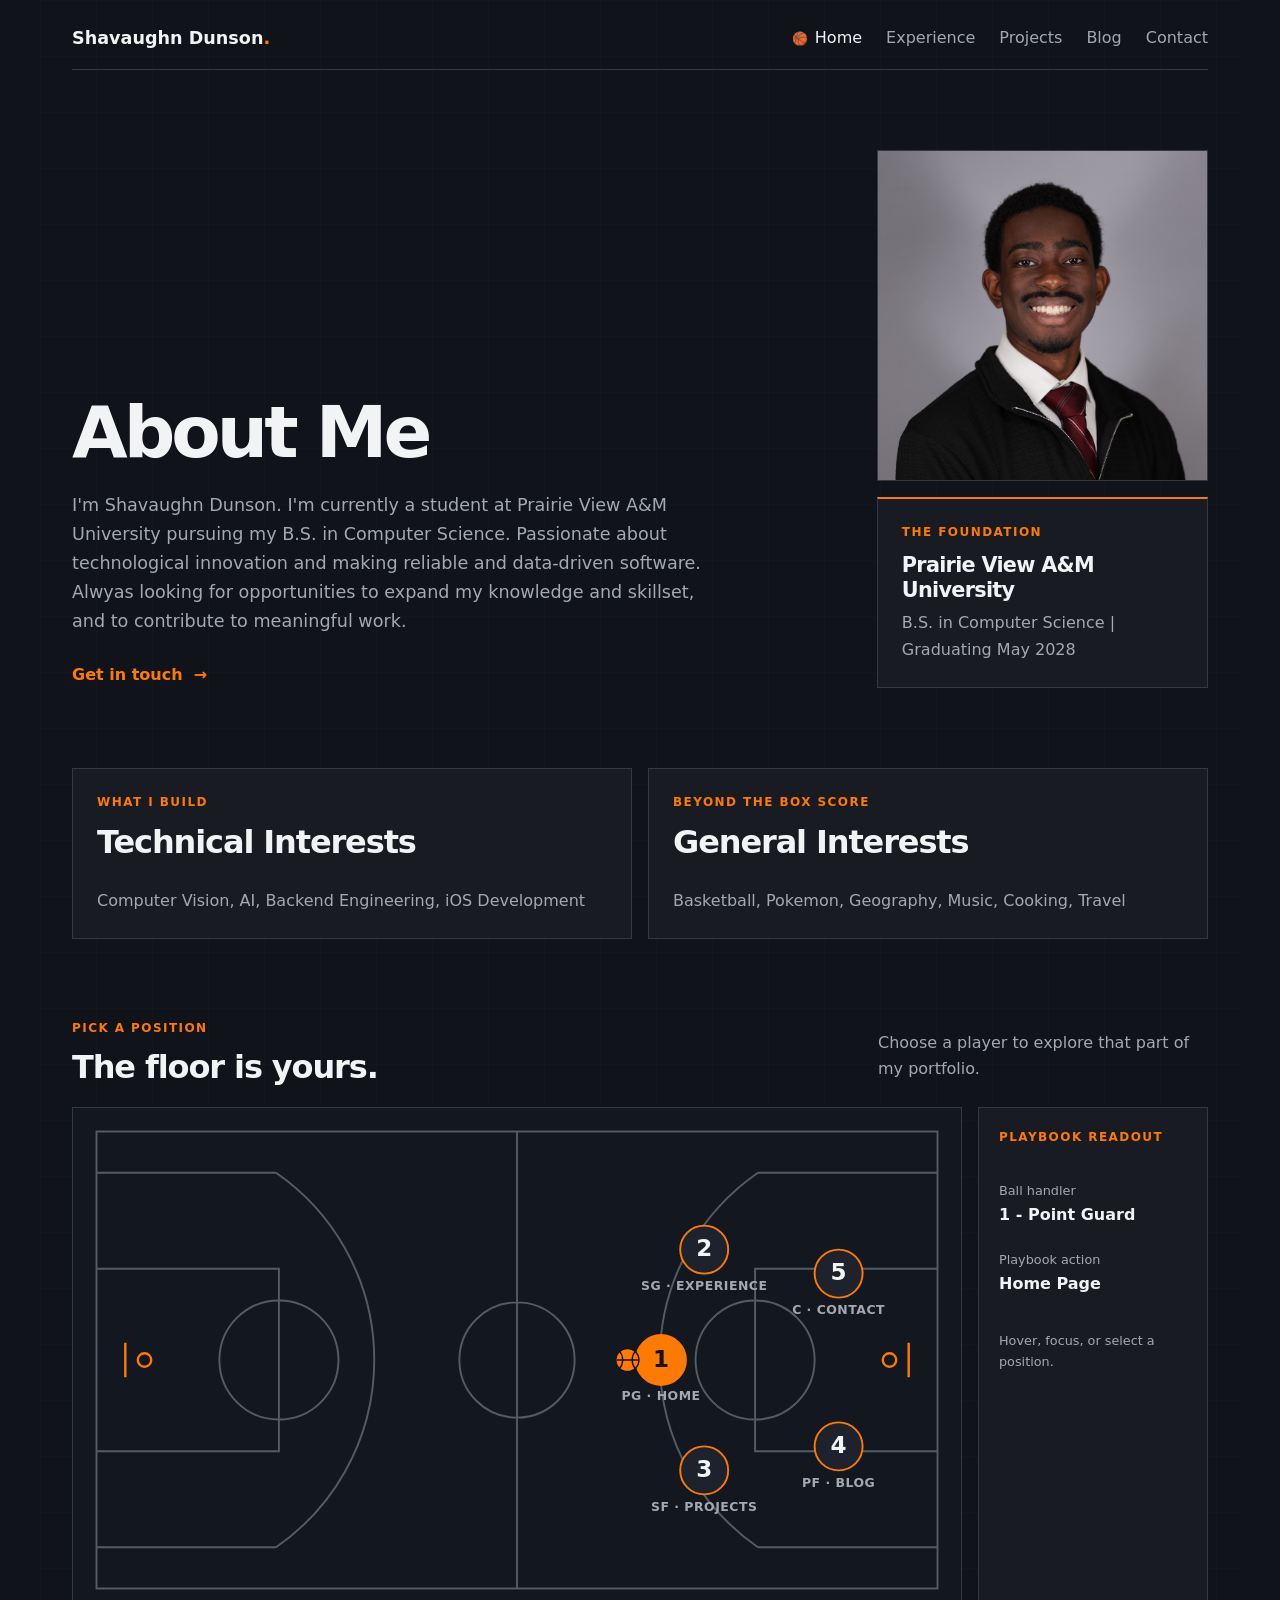
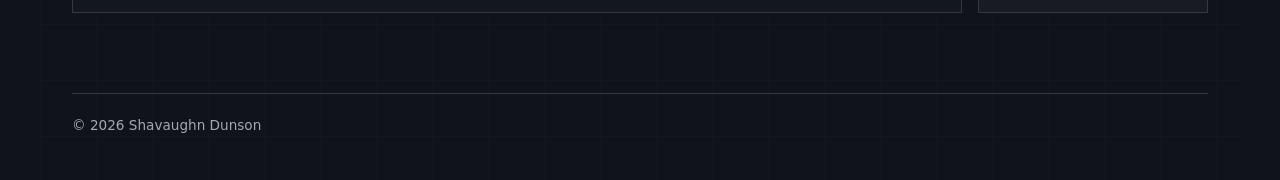
<file: index.html>
<!DOCTYPE html>
<html lang="en">
<head>
	<meta charset="UTF-8">
	<meta name="viewport" content="width=device-width, initial-scale=1.0">
	<meta name="description" content="The personal website of Shavaughn Dunson.">
	<title>Shavaughn Dunson | Home</title>
	<link rel="stylesheet" href="styles.css">
</head>
<body>
	<header class="site-header">
		<a class="site-name" href="./">Shavaughn Dunson<span>.</span></a>
		<nav aria-label="Main navigation">
			<a href="./" aria-current="page">Home</a>
			<a href="experience/">Experience</a>
			<a href="projects/">Projects</a>
			<a href="blog/">Blog</a>
			<a href="contact/">Contact</a>
		</nav>
	</header>

	<main>
		<section class="home-intro" aria-labelledby="intro-heading">
			<div class="intro-copy">
				<h1 id="intro-heading">About Me</h1>
				<p>I'm Shavaughn Dunson. I'm currently a student at Prairie View A&amp;M University pursuing my B.S. in Computer Science. Passionate about technological innovation and making reliable and data-driven software. Alwyas looking for opportunities to expand my knowledge and skillset, and to contribute to meaningful work.</p>
				<a class="text-link" href="contact/">Get in touch <span aria-hidden="true">→</span></a>
			</div>
			<div class="intro-aside">
				<img class="headshot" src="images/headshot.jpeg" alt="Portrait of Shavaughn Dunson">
				<aside class="education-card" aria-label="Education">
					<p class="eyebrow">The foundation</p>
					<h2>Prairie View A&amp;M University</h2>
					<p>B.S. in Computer Science | Graduating May 2028
                    </p>
				</aside>
			</div>
		</section>

		<section class="home-columns" aria-label="About and interests">
			<article>
				<p class="eyebrow">What I Build</p>
				<h2>Technical Interests</h2>
				<p>
					Computer Vision, AI, Backend Engineering, iOS Development
				</p>
			</article>
			<article>
				<p class="eyebrow">Beyond the Box Score</p>
				<h2>General Interests</h2>
				<p>
					Basketball, Pokemon, Geography, Music, Cooking, Travel
				</p>
			</article>
		</section>

		<section class="home-court-section" aria-labelledby="court-heading">
			<div class="section-heading">
				<div>
					<p class="eyebrow">Pick a position</p>
					<h2 id="court-heading">The floor is yours.</h2>
				</div>
				<p>Choose a player to explore that part of my portfolio.</p>
			</div>

			<div class="court-layout">
				<div class="court-frame">
					<svg class="court" viewBox="0 0 900 500" role="group" aria-labelledby="court-title court-description">
						<title id="court-title">Five-position basketball court navigation</title>
						<desc id="court-description">A full basketball court with sidelines, baselines, baskets, keys, free-throw circles, three-point lines, and center circle. Select a numbered player to visit a page.</desc>
						<rect class="court-boundary" x="12" y="12" width="876" height="476"/>
						<path class="court-line" d="M450 12v476 M450 190a60 60 0 1 0 0 120a60 60 0 1 0 0-120"/>
						<path class="court-line" d="M12 155h190v190H12 M888 155H698v190h190"/>
						<circle class="court-line" cx="202" cy="250" r="62"/>
						<circle class="court-line" cx="698" cy="250" r="62"/>
						<path class="court-line" d="M12 55h187 M12 445h187 M701 55h187 M701 445h187"/>
						<path class="court-line" d="M199 55a237 237 0 0 1 0 390 M701 55a237 237 0 0 0 0 390"/>
						<path class="court-hoop" d="M42 232v36 M858 232v36"/>
						<circle class="court-hoop" cx="62" cy="250" r="7"/>
						<circle class="court-hoop" cx="838" cy="250" r="7"/>

						<a class="court-position" href="./" data-position="1" data-role="Point Guard" data-destination="Home Page" data-ball-x="565" data-ball-y="250" aria-label="1, Point Guard, Home Page">
							<circle class="position-ring" cx="600" cy="250" r="25"/>
							<text x="600" y="257">1</text>
							<text class="position-label" x="600" y="292">PG · HOME</text>
						</a>
						<a class="court-position" href="experience/" data-position="2" data-role="Shooting Guard" data-destination="Experience Page" data-ball-x="605" data-ball-y="135" aria-label="2, Shooting Guard, Experience Page">
							<circle class="position-ring" cx="645" cy="135" r="25"/>
							<text x="645" y="142">2</text>
							<text class="position-label" x="645" y="177">SG · EXPERIENCE</text>
						</a>
						<a class="court-position" href="projects/" data-position="3" data-role="Small Forward" data-destination="Projects Page" data-ball-x="605" data-ball-y="365" aria-label="3, Small Forward, Projects Page">
							<circle class="position-ring" cx="645" cy="365" r="25"/>
							<text x="645" y="372">3</text>
							<text class="position-label" x="645" y="407">SF · PROJECTS</text>
						</a>
						<a class="court-position" href="blog/" data-position="4" data-role="Power Forward" data-destination="Blog Page" data-ball-x="745" data-ball-y="340" aria-label="4, Power Forward, Blog Page">
							<circle class="position-ring" cx="785" cy="340" r="25"/>
							<text x="785" y="347">4</text>
							<text class="position-label" x="785" y="382">PF · BLOG</text>
						</a>
						<a class="court-position" href="contact/" data-position="5" data-role="Center" data-destination="Contact Page" data-ball-x="745" data-ball-y="160" aria-label="5, Center, Contact Page">
							<circle class="position-ring" cx="785" cy="160" r="25"/>
							<text x="785" y="167">5</text>
							<text class="position-label" x="785" y="202">C · CONTACT</text>
						</a>

						<g id="court-ball" class="court-ball" transform="translate(565 250)" aria-hidden="true">
							<circle r="12"/>
							<path d="M-8-9c4 5 4 13 0 18M8-9c-4 5-4 13 0 18M-11 0h22"/>
						</g>
					</svg>
				</div>
				<aside class="playbook" aria-live="polite">
					<p class="eyebrow">Playbook readout</p>
					<p class="readout-label">Ball handler</p>
					<p id="ball-handler" class="readout-value">1 - Point Guard</p>
					<p class="readout-label">Playbook action</p>
					<p id="playbook-action" class="readout-value">Home Page</p>
					<p class="playbook-hint">Hover, focus, or select a position.</p>
				</aside>
			</div>
		</section>

	</main>

	<footer>
		<p>&copy; 2026 Shavaughn Dunson</p>
	</footer>
	<script src="court.js"></script>
</body>
</html>
</file>
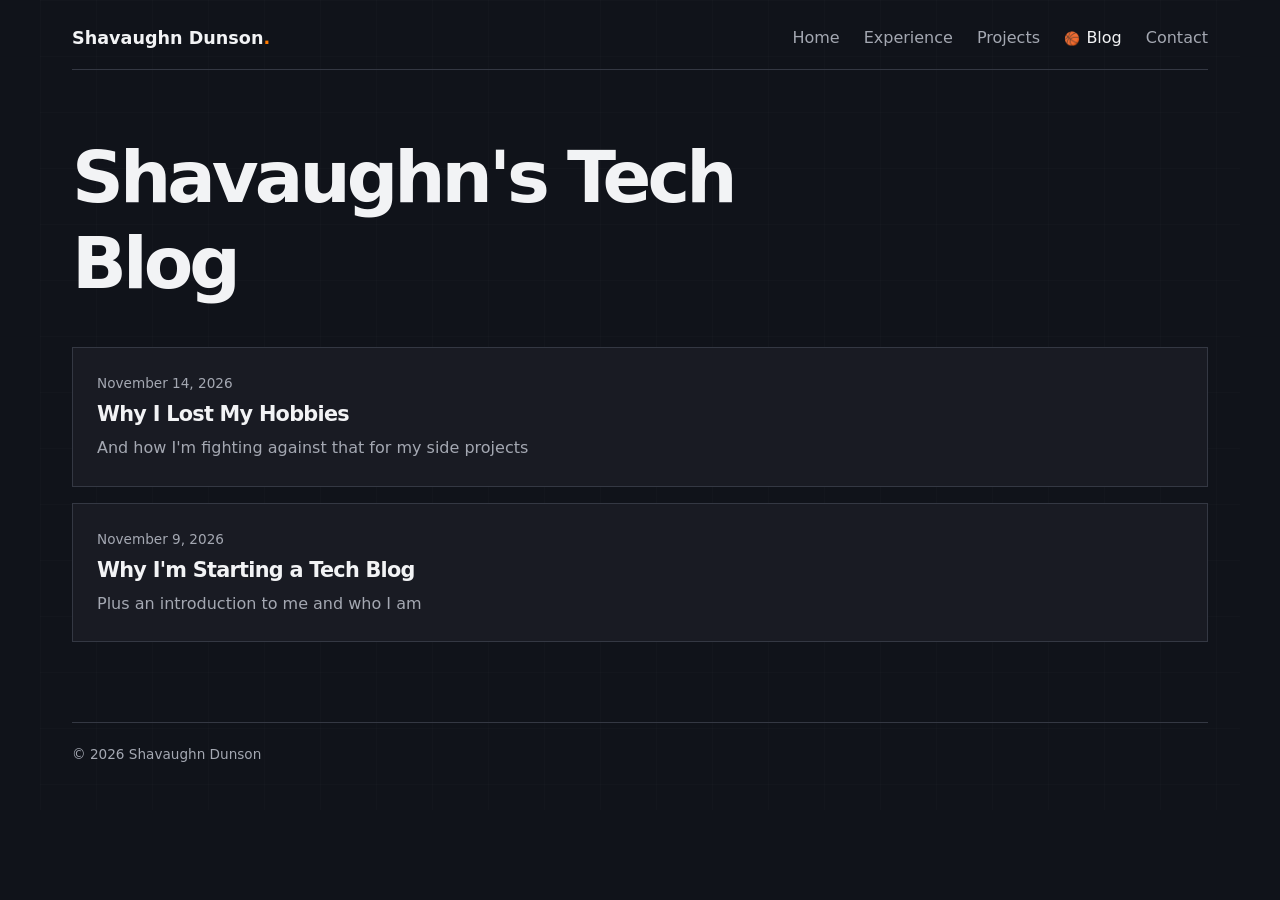
<file: blog/index.html>
<!DOCTYPE html>
<html lang="en">
<head>
	<meta charset="UTF-8">
	<meta name="viewport" content="width=device-width, initial-scale=1.0">
	<meta name="description" content="Technology, projects, and experiences from Shavaughn Dunson.">
	<title>Shavaughn's Tech Blog</title>
	<link rel="stylesheet" href="../styles.css">
</head>
<body>
	<header class="site-header">
		<a class="site-name" href="../">Shavaughn Dunson<span>.</span></a>
		<nav aria-label="Main navigation">
			<a href="../">Home</a>
			<a href="../experience/">Experience</a>
			<a href="../projects/">Projects</a>
			<a href="../blog/" aria-current="page">Blog</a>
			<a href="../contact/">Contact</a>
		</nav>
	</header>

	<main>
		<header class="page-heading">
			<h1>Shavaughn's Tech Blog</h1>
		</header>

		<div id="post-list" class="post-list" aria-live="polite">
			<p class="muted">Loading posts…</p>
		</div>
	</main>

	<footer>
		<p>&copy; 2026 Shavaughn Dunson</p>
	</footer>
	<script src="../blog.js"></script>
</body>
</html>
</file>
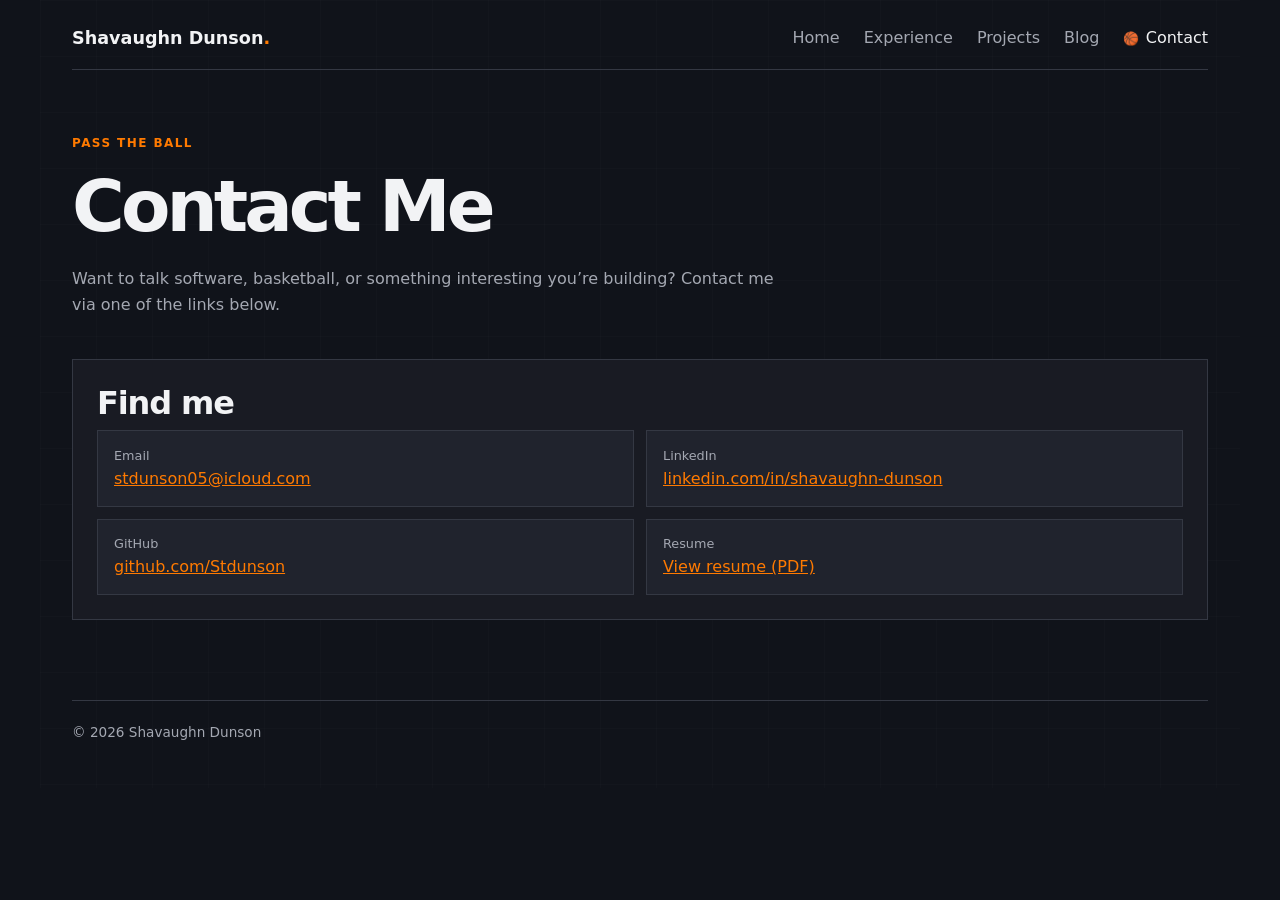
<file: contact/index.html>
<!DOCTYPE html>
<html lang="en">
<head>
	<meta charset="UTF-8">
	<meta name="viewport" content="width=device-width, initial-scale=1.0">
	<meta name="description" content="Contact and profiles for Shavaughn Dunson.">
	<title>Contact | Shavaughn Dunson</title>
	<link rel="stylesheet" href="../styles.css">
</head>
<body>
	<header class="site-header">
		<a class="site-name" href="../">Shavaughn Dunson<span>.</span></a>
		<nav aria-label="Main navigation">
			<a href="../">Home</a>
			<a href="../experience/">Experience</a>
			<a href="../projects/">Projects</a>
			<a href="../blog/">Blog</a>
			<a href="../contact/" aria-current="page">Contact</a>
		</nav>
	</header>

	<main>
		<header class="page-heading">
			<p class="eyebrow">Pass the ball</p>
			<h1>Contact Me</h1>
			<p>Want to talk software, basketball, or something interesting you’re building? Contact me via one of the links below.</p>
		</header>

		<section class="content-card" aria-labelledby="contact-heading">
			<h2 id="contact-heading">Find me</h2>
			<ul class="detail-list">
				<li><strong>Email</strong><a href="mailto:stdunson05@icloud.com">stdunson05@icloud.com</a></li>
				<li><strong>LinkedIn</strong><a href="https://www.linkedin.com/in/shavaughn-dunson/">linkedin.com/in/shavaughn-dunson</a></li>
				<!--<li><strong>Instagram</strong>Add your profile URL</li>-->
				<li><strong>GitHub</strong><a href="https://github.com/Stdunson">github.com/Stdunson</a></li>
				<li><strong>Resume</strong><a href="../Resources/Shavaughn_Dunson_Resume.pdf">View resume (PDF)</a></li>
			</ul>
		</section>

	</main>

	<footer>
		<p>&copy; 2026 Shavaughn Dunson</p>
	</footer>
</body>
</html>
</file>
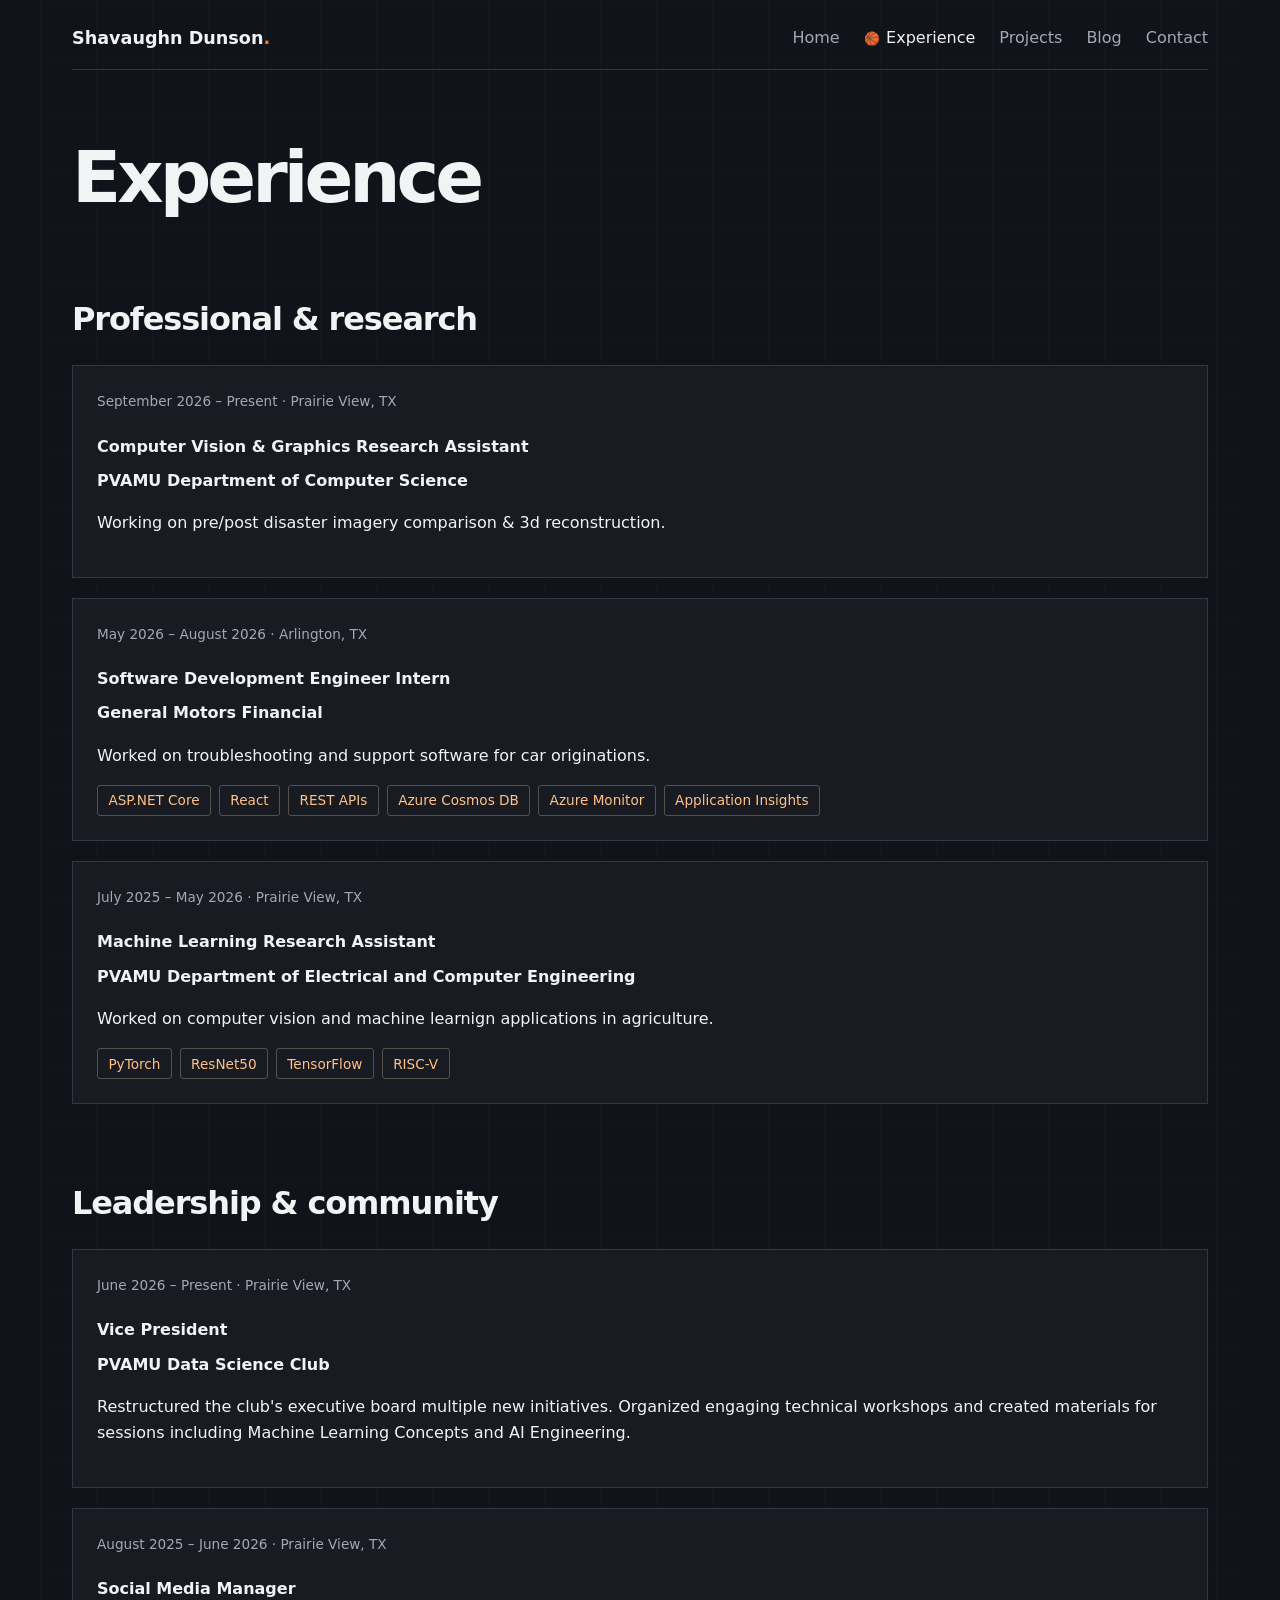
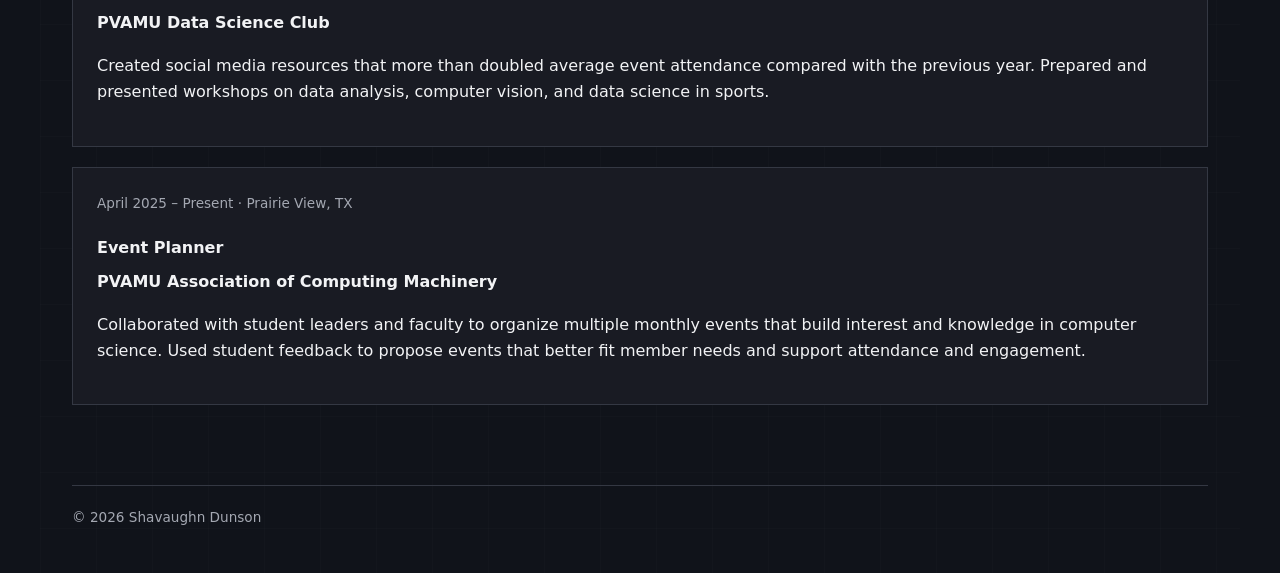
<file: experience/index.html>
<!DOCTYPE html>
<html lang="en">
<head>
	<meta charset="UTF-8">
	<meta name="viewport" content="width=device-width, initial-scale=1.0">
	<meta name="description" content="Work, research, and leadership experience from Shavaughn Dunson.">
	<title>Experience | Shavaughn Dunson</title>
	<link rel="stylesheet" href="../styles.css">
</head>
<body>
	<header class="site-header">
		<a class="site-name" href="../">Shavaughn Dunson<span>.</span></a>
		<nav aria-label="Main navigation">
			<a href="../">Home</a>
			<a href="../experience/" aria-current="page">Experience</a>
			<a href="../projects/">Projects</a>
			<a href="../blog/">Blog</a>
			<a href="../contact/">Contact</a>
		</nav>
	</header>

	<main>
		<header class="page-heading">
			<h1>Experience</h1>

		</header>

		<section aria-labelledby="professional-heading">
			<h2 id="professional-heading">Professional &amp; research</h2>
			<article class="content-card">
					<p class="project-meta">September 2026 – Present · Prairie View, TX</p>
					<h3>Computer Vision &amp; Graphics Research Assistant</h3>
					<p><strong>PVAMU Department of Computer Science</strong></p>
					<p>Working on pre/post disaster imagery comparison & 3d reconstruction.</p>
			</article>

			<article class="content-card">
					<p class="project-meta">May 2026 – August 2026 · Arlington, TX</p>
					<h3>Software Development Engineer Intern</h3>
					<p><strong>General Motors Financial</strong></p>
					<p>Worked on troubleshooting and support software for car originations.</p>
					<ul class="tag-list" aria-label="Technologies used">
						<li>ASP.NET Core</li>
						<li>React</li>
						<li>REST APIs</li>
						<li>Azure Cosmos DB</li>
						<li>Azure Monitor</li>
						<li>Application Insights</li>
					</ul>
			</article>

			<article class="content-card">
					<p class="project-meta">July 2025 – May 2026 · Prairie View, TX</p>
					<h3>Machine Learning Research Assistant</h3>
					<p><strong>PVAMU Department of Electrical and Computer Engineering</strong></p>
					<p>Worked on computer vision and machine learnign applications in agriculture.</p>
					<ul class="tag-list" aria-label="Technologies used">
						<li>PyTorch</li>
						<li>ResNet50</li>
						<li>TensorFlow</li>
						<li>RISC-V</li>
					</ul>
			</article>
		</section>

		<section aria-labelledby="leadership-heading">
			<h2 id="leadership-heading">Leadership &amp; community</h2>
			<article class="content-card">
					<p class="project-meta">June 2026 – Present · Prairie View, TX</p>
					<h3>Vice President</h3>
					<p><strong>PVAMU Data Science Club</strong></p>
					<p>Restructured the club's executive board multiple new initiatives. Organized engaging technical workshops and created materials for sessions including Machine Learning Concepts and AI Engineering.</p>
			</article>

			<article class="content-card">
					<p class="project-meta">August 2025 – June 2026 · Prairie View, TX</p>
					<h3>Social Media Manager</h3>
					<p><strong>PVAMU Data Science Club</strong></p>
					<p>Created social media resources that more than doubled average event attendance compared with the previous year. Prepared and presented workshops on data analysis, computer vision, and data science in sports.</p>
			</article>

			<article class="content-card">
					<p class="project-meta">April 2025 – Present · Prairie View, TX</p>
					<h3>Event Planner</h3>
					<p><strong>PVAMU Association of Computing Machinery</strong></p>
					<p>Collaborated with student leaders and faculty to organize multiple monthly events that build interest and knowledge in computer science. Used student feedback to propose events that better fit member needs and support attendance and engagement.</p>
			</article>
		</section>
	</main>

	<footer>
		<p>&copy; 2026 Shavaughn Dunson</p>
	</footer>
</body>
</html>
</file>
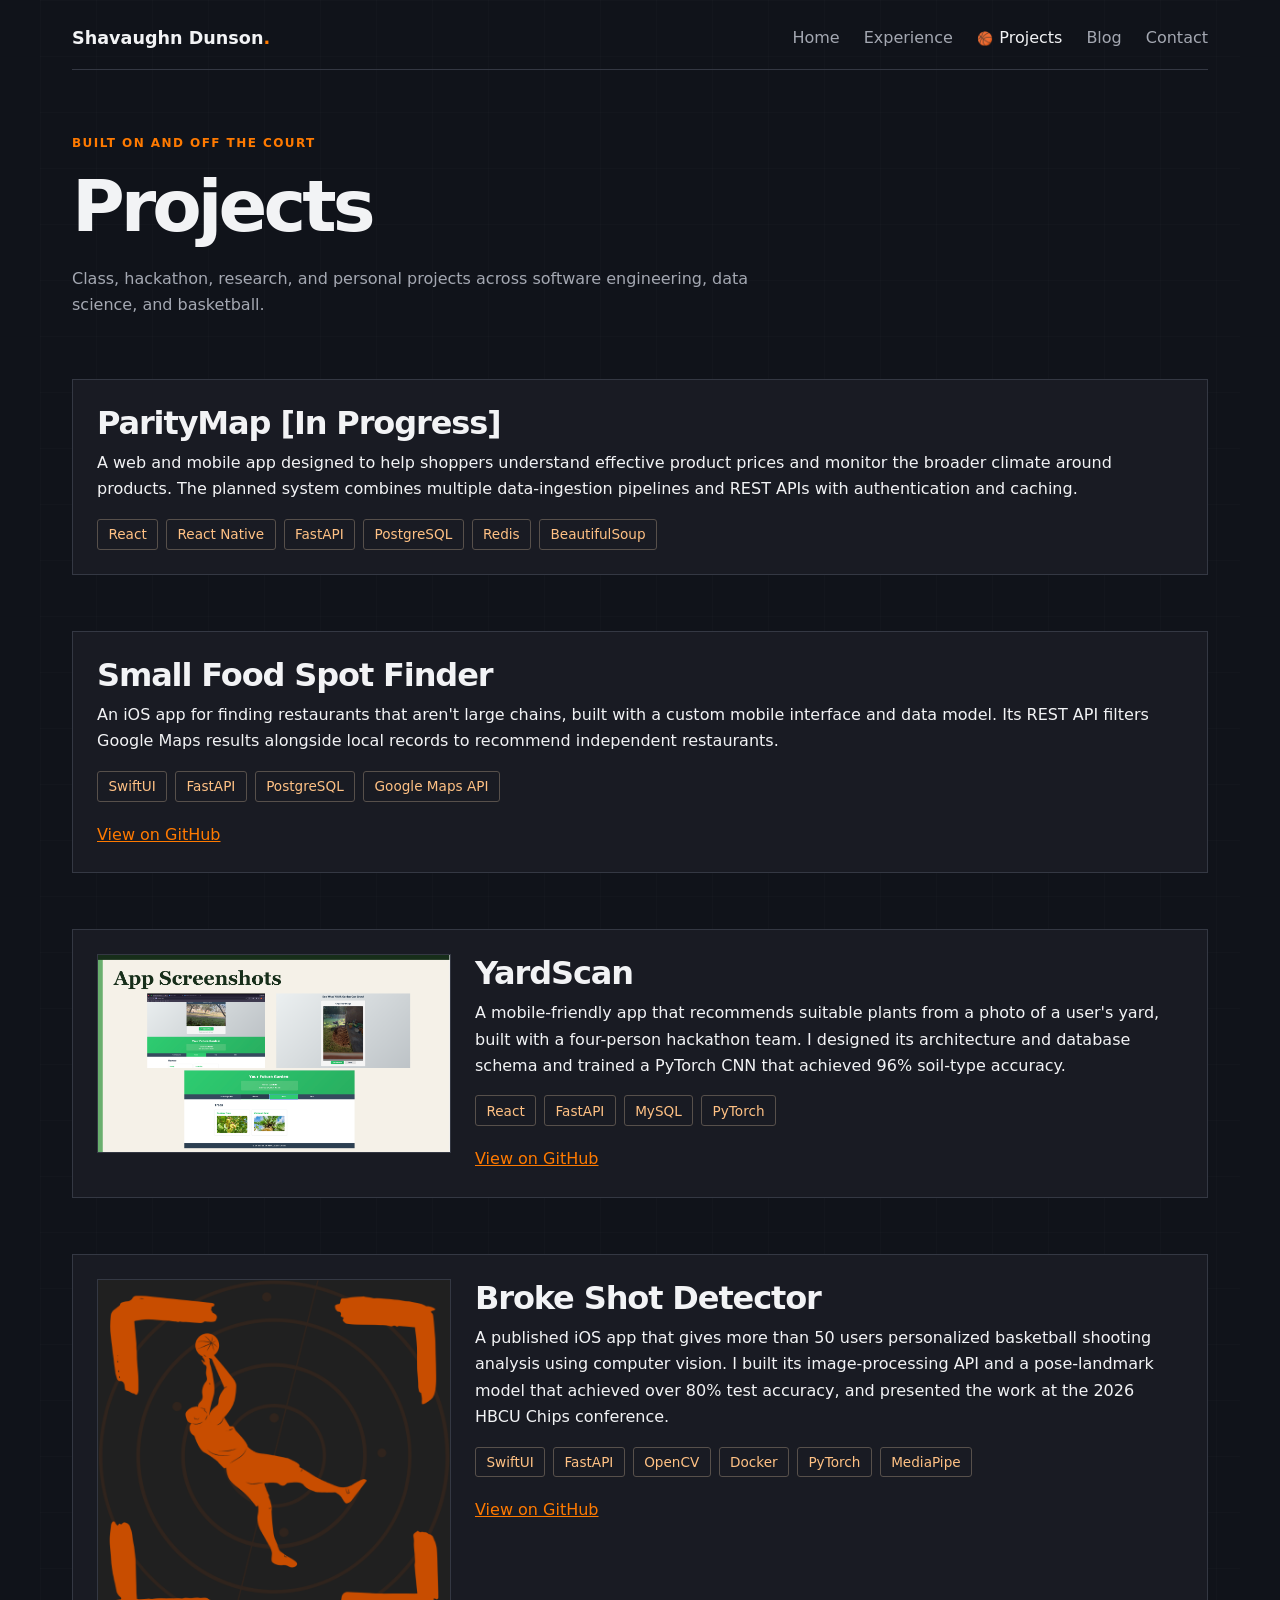
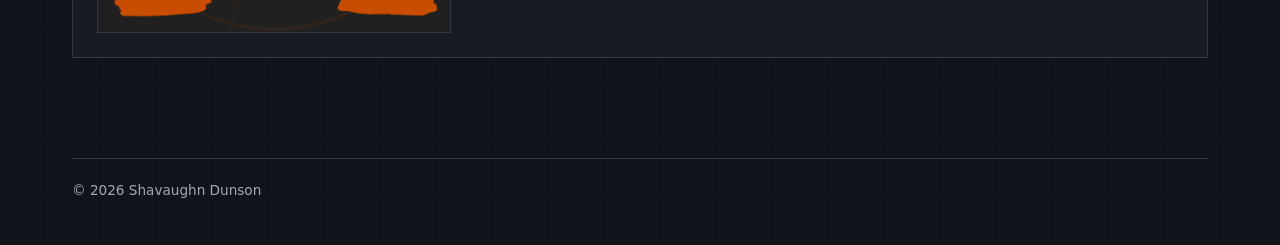
<file: projects/index.html>
<!DOCTYPE html>
<html lang="en">
<head>
	<meta charset="UTF-8">
	<meta name="viewport" content="width=device-width, initial-scale=1.0">
	<meta name="description" content="Projects built by Shavaughn Dunson.">
	<title>Projects | Shavaughn Dunson</title>
	<link rel="stylesheet" href="../styles.css">
</head>
<body>
	<header class="site-header">
		<a class="site-name" href="../">Shavaughn Dunson<span>.</span></a>
		<nav aria-label="Main navigation">
			<a href="../">Home</a>
			<a href="../experience/">Experience</a>
			<a href="../projects/" aria-current="page">Projects</a>
			<a href="../blog/">Blog</a>
			<a href="../contact/">Contact</a>
		</nav>
	</header>

	<main>
		<header class="page-heading">
			<p class="eyebrow">Built on and off the court</p>
			<h1>Projects</h1>
			<p>Class, hackathon, research, and personal projects across software engineering, data science, and basketball.</p>
		</header>

		<div class="project-list">
			<article class="content-card project-card">
				<div>
					<h2>ParityMap [In Progress]</h2>
					<p>A web and mobile app designed to help shoppers understand effective product prices and monitor the broader climate around products. The planned system combines multiple data-ingestion pipelines and REST APIs with authentication and caching.</p>
					<ul class="tag-list" aria-label="Technologies used">
						<li>React</li>
						<li>React Native</li>
						<li>FastAPI</li>
						<li>PostgreSQL</li>
						<li>Redis</li>
						<li>BeautifulSoup</li>
					</ul>
				</div>
			</article>

			<article class="content-card project-card">
				<div>
					<h2>Small Food Spot Finder</h2>
					<p>An iOS app for finding restaurants that aren't large chains, built with a custom mobile interface and data model. Its REST API filters Google Maps results alongside local records to recommend independent restaurants.</p>
					<ul class="tag-list" aria-label="Technologies used">
						<li>SwiftUI</li>
						<li>FastAPI</li>
						<li>PostgreSQL</li>
						<li>Google Maps API</li>
					</ul>
					<p class="project-links"><a href="https://github.com/Stdunson/SmallFoodSpotFinder">View on GitHub</a></p>
				</div>
			</article>

			<article class="content-card project-card">
				<img class="project-image" src="../images/yardscan.png" alt="YardScan app screenshots showing a yard photo analysis and plant recommendations">
				<div>
					<h2>YardScan</h2>
					<p>A mobile-friendly app that recommends suitable plants from a photo of a user's yard, built with a four-person hackathon team. I designed its architecture and database schema and trained a PyTorch CNN that achieved 96% soil-type accuracy.</p>
					<ul class="tag-list" aria-label="Technologies used">
						<li>React</li>
						<li>FastAPI</li>
						<li>MySQL</li>
						<li>PyTorch</li>
					</ul>
					<p class="project-links"><a href="https://github.com/Stdunson/DemFolksGarden">View on GitHub</a></p>
				</div>
			</article>

			<article class="content-card project-card">
				<img class="project-image" src="../images/broke-shot-detector.png" alt="Illustration of a basketball player shooting toward a hoop">
				<div>
					<h2>Broke Shot Detector</h2>
					<p>A published iOS app that gives more than 50 users personalized basketball shooting analysis using computer vision. I built its image-processing API and a pose-landmark model that achieved over 80% test accuracy, and presented the work at the 2026 HBCU Chips conference.</p>
					<ul class="tag-list" aria-label="Technologies used">
						<li>SwiftUI</li>
						<li>FastAPI</li>
						<li>OpenCV</li>
						<li>Docker</li>
						<li>PyTorch</li>
						<li>MediaPipe</li>
					</ul>
					<p class="project-links"><a href="https://github.com/Stdunson/BrokeJumpShotDetectorApp">View on GitHub</a></p>
				</div>
			</article>

		</div>
	</main>

	<footer>
		<p>&copy; 2026 Shavaughn Dunson</p>
	</footer>
</body>
</html>
</file>
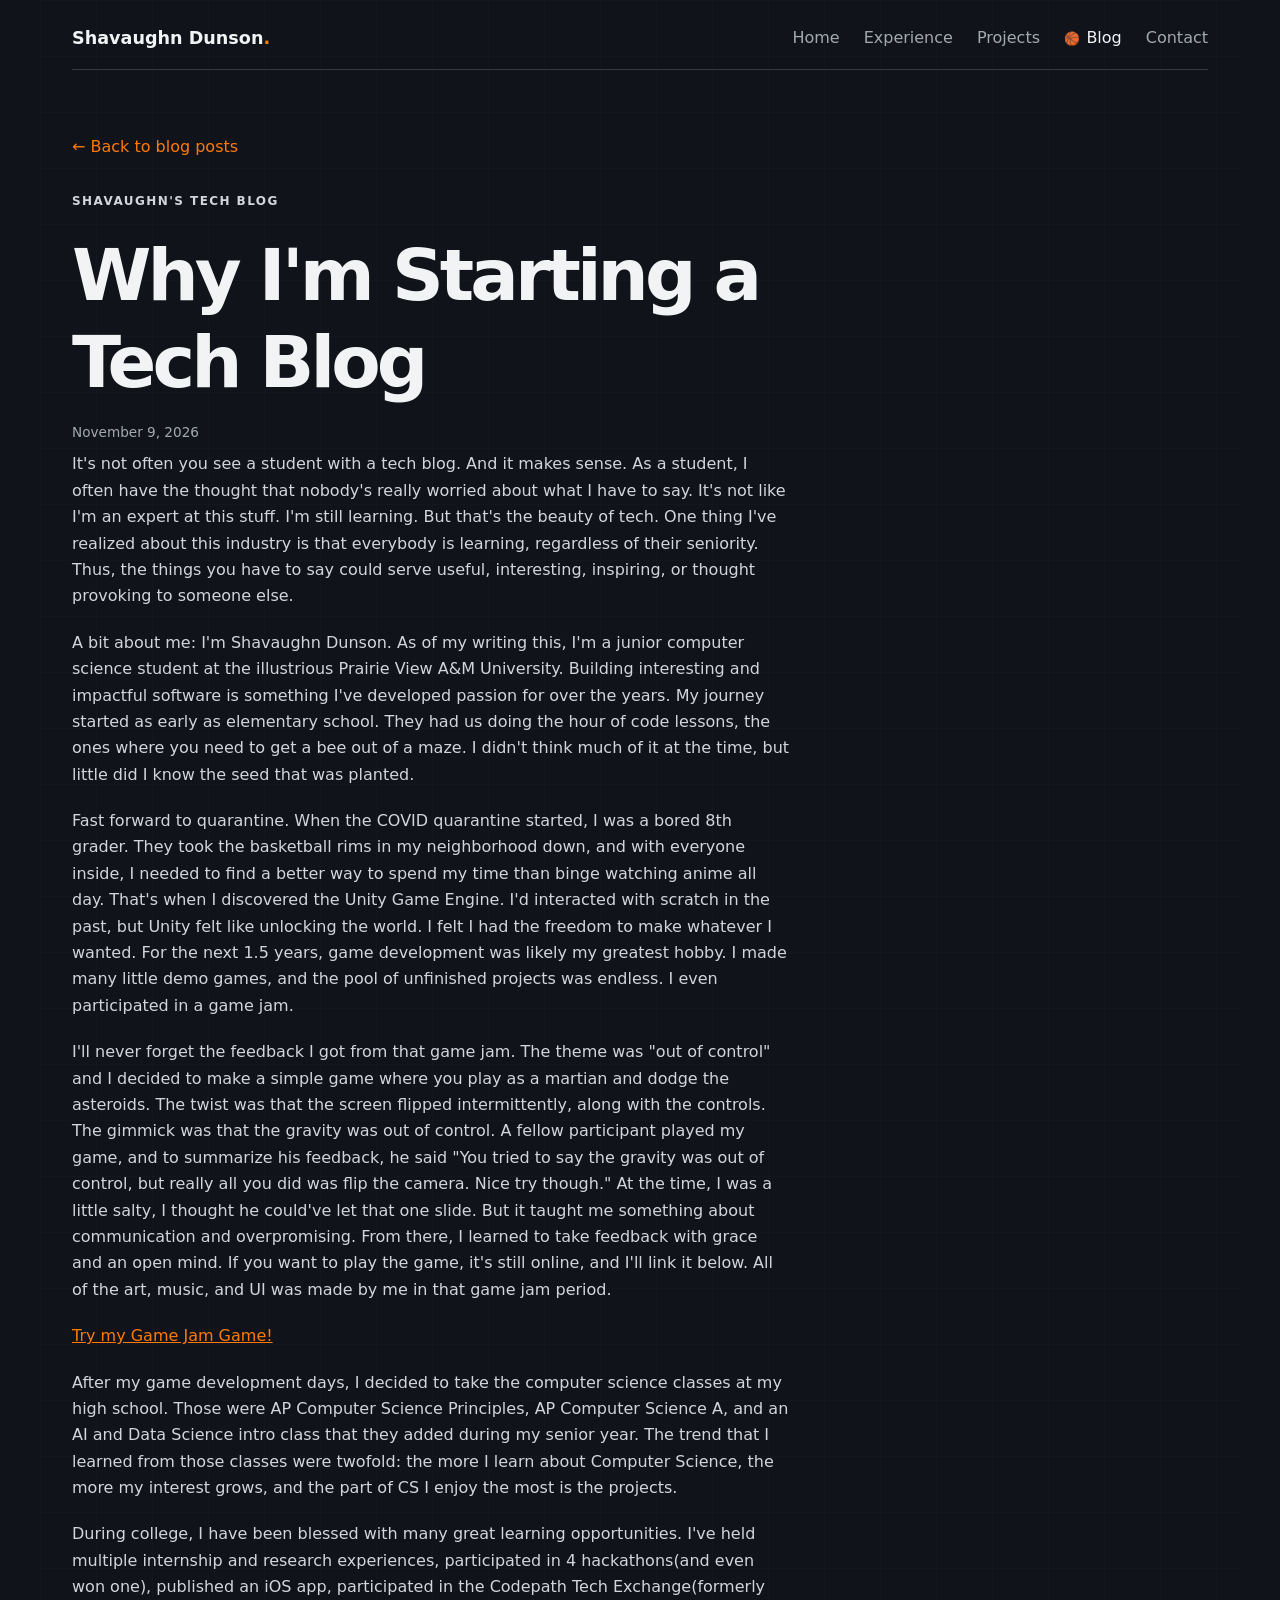
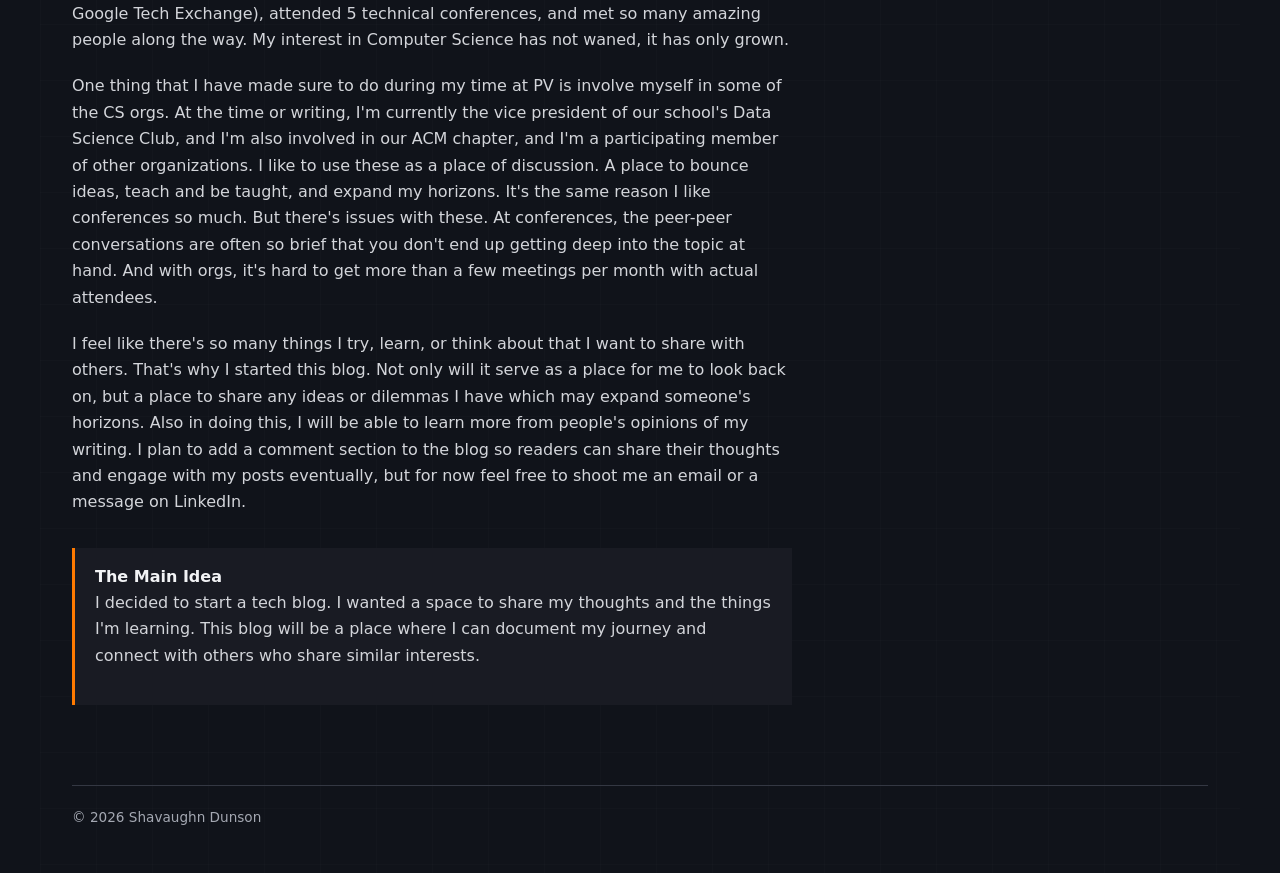
<file: blog/posts/start/index.html>
<!DOCTYPE html>
<html lang="en">
<head>
	<meta charset="UTF-8">
	<meta name="viewport" content="width=device-width, initial-scale=1.0">
	<meta name="description" content="An introduction to Shavaughn Dunson and why he is starting a tech blog.">
	<title>Why I'm Starting a Tech Blog | Shavaughn Dunson</title>
	<link rel="stylesheet" href="../../../styles.css">
</head>
<body>
	<header class="site-header">
		<a class="site-name" href="../../../">Shavaughn Dunson<span>.</span></a>
		<nav aria-label="Main navigation">
			<a href="../../../">Home</a>
			<a href="../../../experience/">Experience</a>
			<a href="../../../projects/">Projects</a>
			<a href="../../../blog/" aria-current="page">Blog</a>
			<a href="../../../contact/">Contact</a>
		</nav>
	</header>

	<main class="article-body">
		<a class="back-link" href="../../">← Back to blog posts</a>
		<p class="eyebrow">Shavaughn's Tech Blog</p>
		<h1>Why I'm Starting a Tech Blog</h1>
		<time class="post-date" datetime="2026-11-09">November 9, 2026</time>
		<p>It's not often you see a student with a tech blog. And it makes sense. As a student, I often have the thought that nobody's really worried about what I have to say. It's not like I'm an expert at this stuff. I'm still learning. But that's the beauty of tech. One thing I've realized about this industry is that everybody is learning, regardless of their seniority. Thus, the things you have to say could serve useful, interesting, inspiring, or thought provoking to someone else.</p>
		<p>A bit about me: I'm Shavaughn Dunson. As of my writing this, I'm a junior computer science student at the illustrious Prairie View A&M University. Building interesting and impactful software is something I've developed passion for over the years. My journey started as early as elementary school. They had us doing the hour of code lessons, the ones where you need to get a bee out of a maze. I didn't think much of it at the time, but little did I know the seed that was planted.</p>
		<p>Fast forward to quarantine. When the COVID quarantine started, I was a bored 8th grader. They took the basketball rims in my neighborhood down, and with everyone inside, I needed to find a better way to spend my time than binge watching anime all day. That's when I discovered the Unity Game Engine. I'd interacted with scratch in the past, but Unity felt like unlocking the world. I felt I had the freedom to make whatever I wanted. For the next 1.5 years, game development was likely my greatest hobby. I made many little demo games, and the pool of unfinished projects was endless. I even participated in a game jam.</p>
		<p>I'll never forget the feedback I got from that game jam. The theme was "out of control" and I decided to make a simple game where you play as a martian and dodge the asteroids. The twist was that the screen flipped intermittently, along with the controls. The gimmick was that the gravity was out of control. A fellow participant played my game, and to summarize his feedback, he said "You tried to say the gravity was out of control, but really all you did was flip the camera. Nice try though." At the time, I was a little salty, I thought he could've let that one slide. But it taught me something about communication and overpromising. From there, I learned to take feedback with grace and an open mind. If you want to play the game, it's still online, and I'll link it below. All of the art, music, and UI was made by me in that game jam period.</p>
		<p><a href="https://stdunson.itch.io/martian-flip-gmtk-2020-game-jam">Try my Game Jam Game!</a></p>
		<p>After my game development days, I decided to take the computer science classes at my high school. Those were AP Computer Science Principles, AP Computer Science A, and an AI and Data Science intro class that they added during my senior year. The trend that I learned from those classes were twofold: the more I learn about Computer Science, the more my interest grows, and the part of CS I enjoy the most is the projects.</p>
		<p>During college, I have been blessed with many great learning opportunities. I've held multiple internship and research experiences, participated in 4 hackathons(and even won one), published an iOS app, participated in the Codepath Tech Exchange(formerly Google Tech Exchange), attended 5 technical conferences, and met so many amazing people along the way. My interest in Computer Science has not waned, it has only grown.</p>
		<p>One thing that I have made sure to do during my time at PV is involve myself in some of the CS orgs. At the time or writing, I'm currently the vice president of our school's Data Science Club, and I'm also involved in our ACM chapter, and I'm a participating member of other organizations. I like to use these as a place of discussion. A place to bounce ideas, teach and be taught, and expand my horizons. It's the same reason I like conferences so much. But there's issues with these. At conferences, the peer-peer conversations are often so brief that you don't end up getting deep into the topic at hand. And with orgs, it's hard to get more than a few meetings per month with actual attendees.</p>
		<p>I feel like there's so many things I try, learn, or think about that I want to share with others. That's why I started this blog. Not only will it serve as a place for me to look back on, but a place to share any ideas or dilemmas I have which may expand someone's horizons. Also in doing this, I will be able to learn more from people's opinions of my writing. I plan to add a comment section to the blog so readers can share their thoughts and engage with my posts eventually, but for now feel free to shoot me an email or a message on LinkedIn.</p>
		<aside class="court-principle">
			<strong>The Main Idea</strong>
			<p>I decided to start a tech blog. I wanted a space to share my thoughts and the things I'm learning. This blog will be a place where I can document my journey and connect with others who share similar interests.</p>
		</aside>
	</main>

	<footer>
		<p>&copy; 2026 Shavaughn Dunson</p>
	</footer>
</body>
</html>
</file>
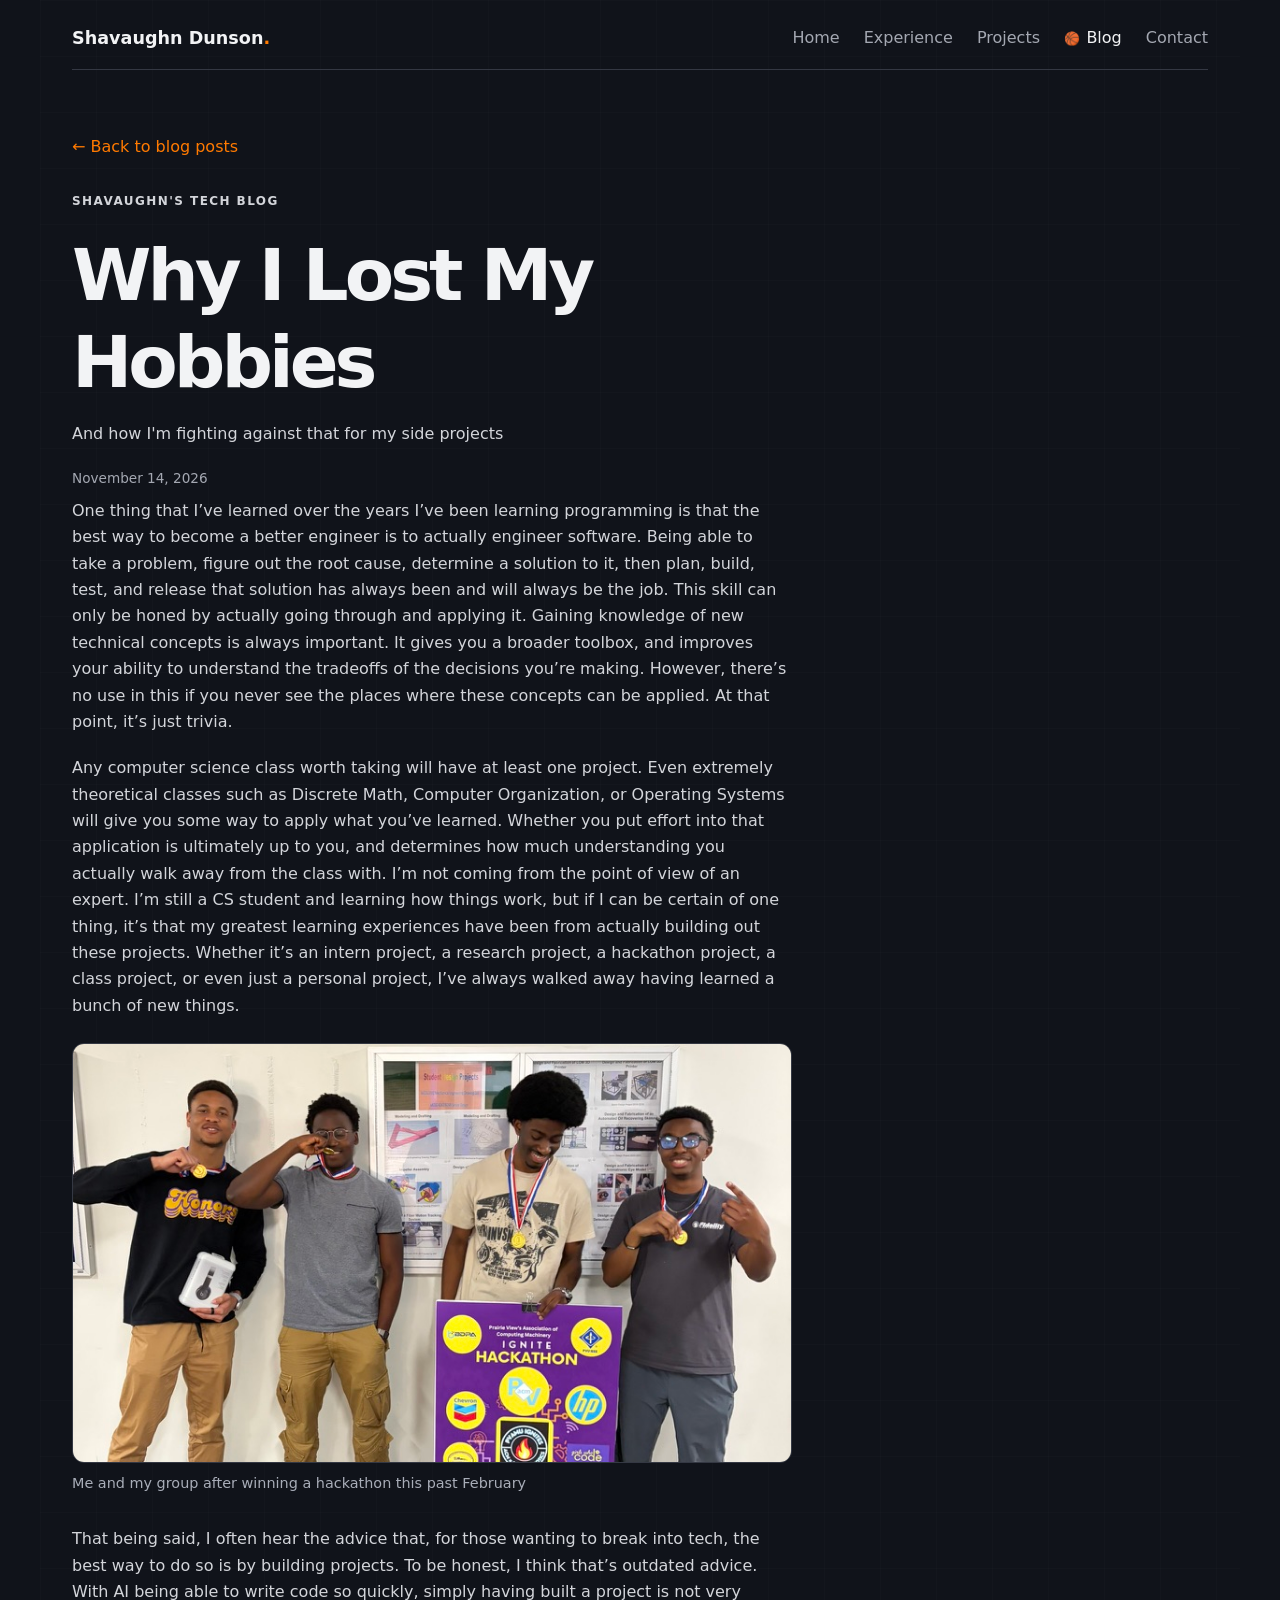
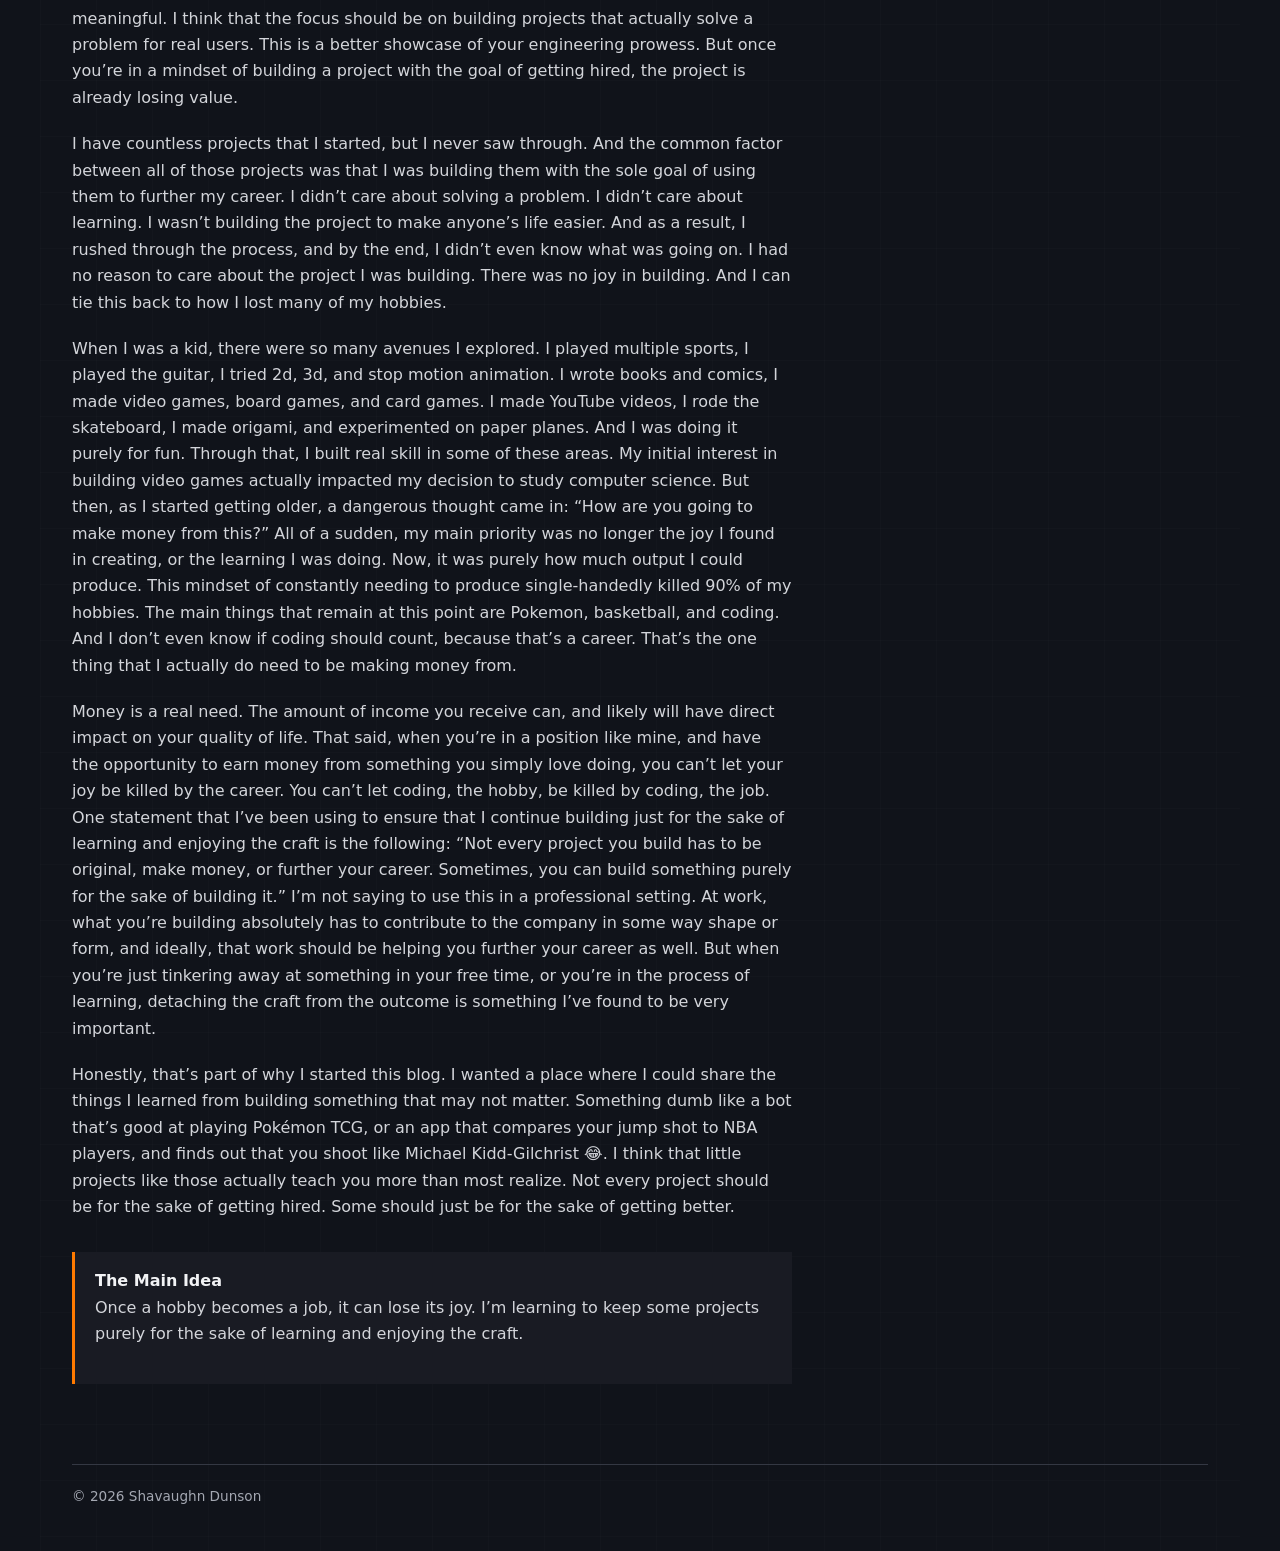
<file: blog/posts/why-i-lost-my-hobbies/index.html>
<!DOCTYPE html>
<html lang="en">
<head>
	<meta charset="UTF-8">
	<meta name="viewport" content="width=device-width, initial-scale=1.0">
	<meta name="description" content="And how I'm fighting against that for my side projects.">
	<title>Why I Lost My Hobbies | Shavaughn Dunson</title>
	<link rel="stylesheet" href="../../../styles.css">
</head>
<body>
	<header class="site-header">
		<a class="site-name" href="../../../">Shavaughn Dunson<span>.</span></a>
		<nav aria-label="Main navigation">
			<a href="../../../">Home</a>
			<a href="../../../experience/">Experience</a>
			<a href="../../../projects/">Projects</a>
			<a href="../../../blog/" aria-current="page">Blog</a>
			<a href="../../../contact/">Contact</a>
		</nav>
	</header>

	<main class="article-body">
		<a class="back-link" href="../../">← Back to blog posts</a>
		<p class="eyebrow">Shavaughn's Tech Blog</p>
		<h1>Why I Lost My Hobbies</h1>
		<p class="lead">And how I'm fighting against that for my side projects</p>
		<time class="post-date" datetime="2026-11-14">November 14, 2026</time>
		
		<p>One thing that I’ve learned over the years I’ve been learning programming is that the best way to become a better engineer is to actually engineer software. Being able to take a problem, figure out the root cause, determine a solution to it, then plan, build, test, and release that solution has always been and will always be the job. This skill can only be honed by actually going through and applying it. Gaining knowledge of new technical concepts is always important. It gives you a broader toolbox, and improves your ability to understand the tradeoffs of the decisions you’re making. However, there’s no use in this if you never see the places where these concepts can be applied. At that point, it’s just trivia.</p>

		<p>Any computer science class worth taking will have at least one project. Even extremely theoretical classes such as Discrete Math, Computer Organization, or Operating Systems will give you some way to apply what you’ve learned. Whether you put effort into that application is ultimately up to you, and determines how much understanding you actually walk away from the class with. I’m not coming from the point of view of an expert. I’m still a CS student and learning how things work, but if I can be certain of one thing, it’s that my greatest learning experiences have been from actually building out these projects. Whether it’s an intern project, a research project, a hackathon project, a class project, or even just a personal project, I’ve always walked away having learned a bunch of new things.</p>

		<figure class="article-image-wrap">
			<img class="article-image" src="../../../images/blog-hobbies.jpg" alt="A creative hobby and side project reflection image">
			<figcaption>Me and my group after winning a hackathon this past February</figcaption>
		</figure>

		<p>That being said, I often hear the advice that, for those wanting to break into tech, the best way to do so is by building projects. To be honest, I think that’s outdated advice. With AI being able to write code so quickly, simply having built a project is not very meaningful. I think that the focus should be on building projects that actually solve a problem for real users. This is a better showcase of your engineering prowess. But once you’re in a mindset of building a project with the goal of getting hired, the project is already losing value.</p>

		<p>I have countless projects that I started, but I never saw through. And the common factor between all of those projects was that I was building them with the sole goal of using them to further my career. I didn’t care about solving a problem. I didn’t care about learning. I wasn’t building the project to make anyone’s life easier. And as a result, I rushed through the process, and by the end, I didn’t even know what was going on. I had no reason to care about the project I was building. There was no joy in building. And I can tie this back to how I lost many of my hobbies.</p>

		<p>When I was a kid, there were so many avenues I explored. I played multiple sports, I played the guitar, I tried 2d, 3d, and stop motion animation. I wrote books and comics, I made video games, board games, and card games. I made YouTube videos, I rode the skateboard, I made origami, and experimented on paper planes. And I was doing it purely for fun. Through that, I built real skill in some of these areas. My initial interest in building video games actually impacted my decision to study computer science. But then, as I started getting older, a dangerous thought came in: “How are you going to make money from this?” All of a sudden, my main priority was no longer the joy I found in creating, or the learning I was doing. Now, it was purely how much output I could produce. This mindset of constantly needing to produce single-handedly killed 90% of my hobbies. The main things that remain at this point are Pokemon, basketball, and coding. And I don’t even know if coding should count, because that’s a career. That’s the one thing that I actually do need to be making money from.</p>

		<p>Money is a real need. The amount of income you receive can, and likely will have direct impact on your quality of life. That said, when you’re in a position like mine, and have the opportunity to earn money from something you simply love doing, you can’t let your joy be killed by the career. You can’t let coding, the hobby, be killed by coding, the job. One statement that I’ve been using to ensure that I continue building just for the sake of learning and enjoying the craft is the following: “Not every project you build has to be original, make money, or further your career. Sometimes, you can build something purely for the sake of building it.” I’m not saying to use this in a professional setting. At work, what you’re building absolutely has to contribute to the company in some way shape or form, and ideally, that work should be helping you further your career as well. But when you’re just tinkering away at something in your free time, or you’re in the process of learning, detaching the craft from the outcome is something I’ve found to be very important.</p>

		<p>Honestly, that’s part of why I started this blog. I wanted a place where I could share the things I learned from building something that may not matter. Something dumb like a bot that’s good at playing Pokémon TCG, or an app that compares your jump shot to NBA players, and finds out that you shoot like Michael Kidd-Gilchrist 😂. I think that little projects like those actually teach you more than most realize. Not every project should be for the sake of getting hired. Some should just be for the sake of getting better.</p>

		<aside class="court-principle">
			<strong>The Main Idea</strong>
			<p>Once a hobby becomes a job, it can lose its joy. I’m learning to keep some projects purely for the sake of learning and enjoying the craft.</p>
		</aside>
	</main>

	<footer>
		<p>&copy; 2026 Shavaughn Dunson</p>
	</footer>
</body>
</html>
</file>
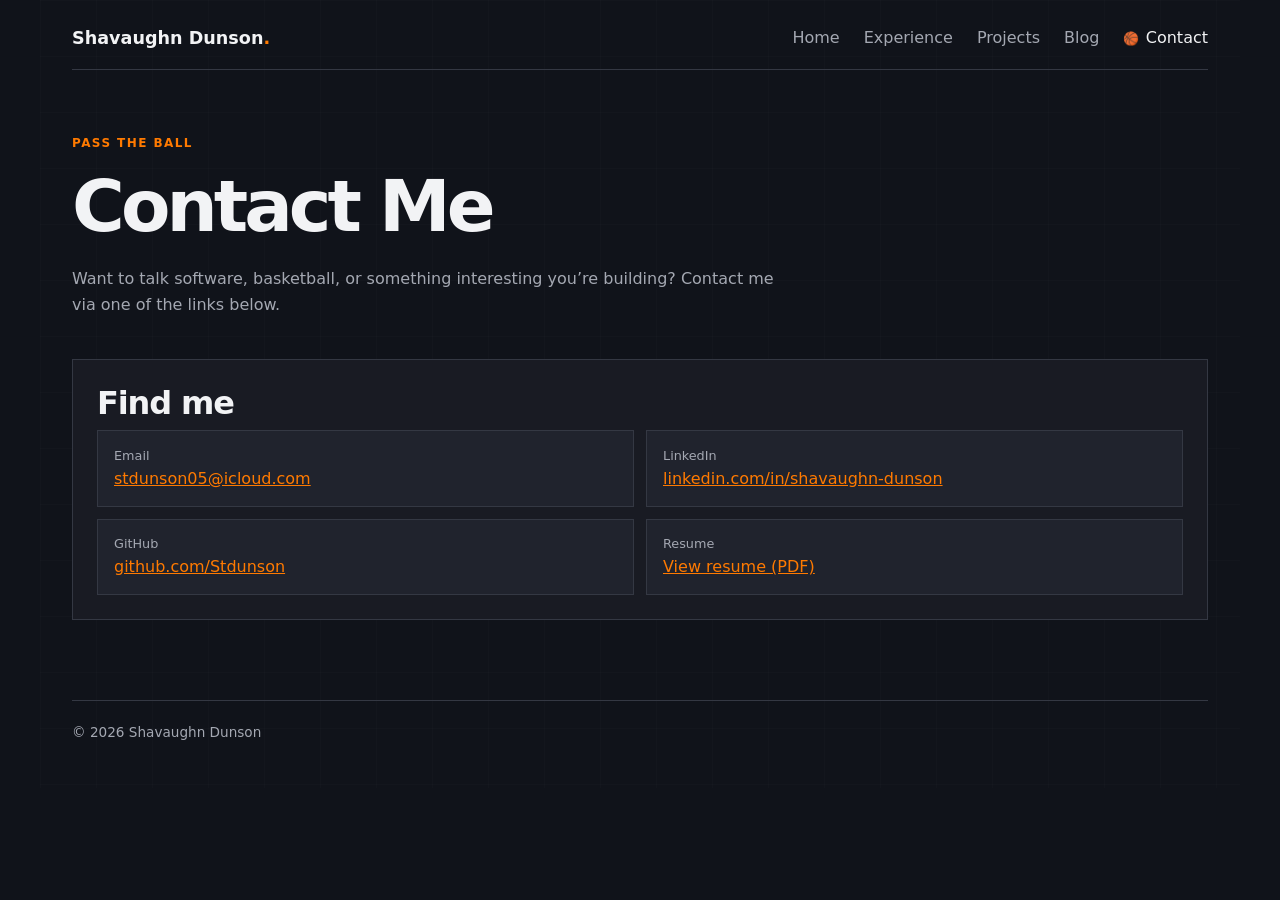
<file: contact.html>
<!DOCTYPE html>
<html lang="en">
<head>
	<meta charset="UTF-8">
	<meta name="viewport" content="width=device-width, initial-scale=1.0">
	<meta name="description" content="Contact and profiles for Shavaughn Dunson.">
	<title>Contact | Shavaughn Dunson</title>
	<link rel="stylesheet" href="styles.css">
</head>
<body>
	<header class="site-header">
		<a class="site-name" href="index.html">Shavaughn Dunson<span>.</span></a>
		<nav aria-label="Main navigation">
			<a href="index.html">Home</a>
			<a href="experience.html">Experience</a>
			<a href="projects.html">Projects</a>
			<a href="blog.html">Blog</a>
			<a href="contact.html" aria-current="page">Contact</a>
		</nav>
	</header>

	<main>
		<header class="page-heading">
			<p class="eyebrow">Pass the ball</p>
			<h1>Contact Me</h1>
			<p>Want to talk software, basketball, or something interesting you’re building? Contact me via one of the links below.</p>
		</header>

		<section class="content-card" aria-labelledby="contact-heading">
			<h2 id="contact-heading">Find me</h2>
			<ul class="detail-list">
				<li><strong>Email</strong><a href="mailto:stdunson05@icloud.com">stdunson05@icloud.com</a></li>
				<li><strong>LinkedIn</strong><a href="https://www.linkedin.com/in/shavaughn-dunson/">linkedin.com/in/shavaughn-dunson</a></li>
				<!--<li><strong>Instagram</strong>Add your profile URL</li>-->
				<li><strong>GitHub</strong><a href="https://github.com/Stdunson">github.com/Stdunson</a></li>
				<li><strong>Resume</strong><a href="Resources/Shavaughn_Dunson_Resume.pdf">View resume (PDF)</a></li>
			</ul>
		</section>

	</main>

	<footer>
		<p>&copy; 2026 Shavaughn Dunson</p>
	</footer>
</body>
</html>
</file>
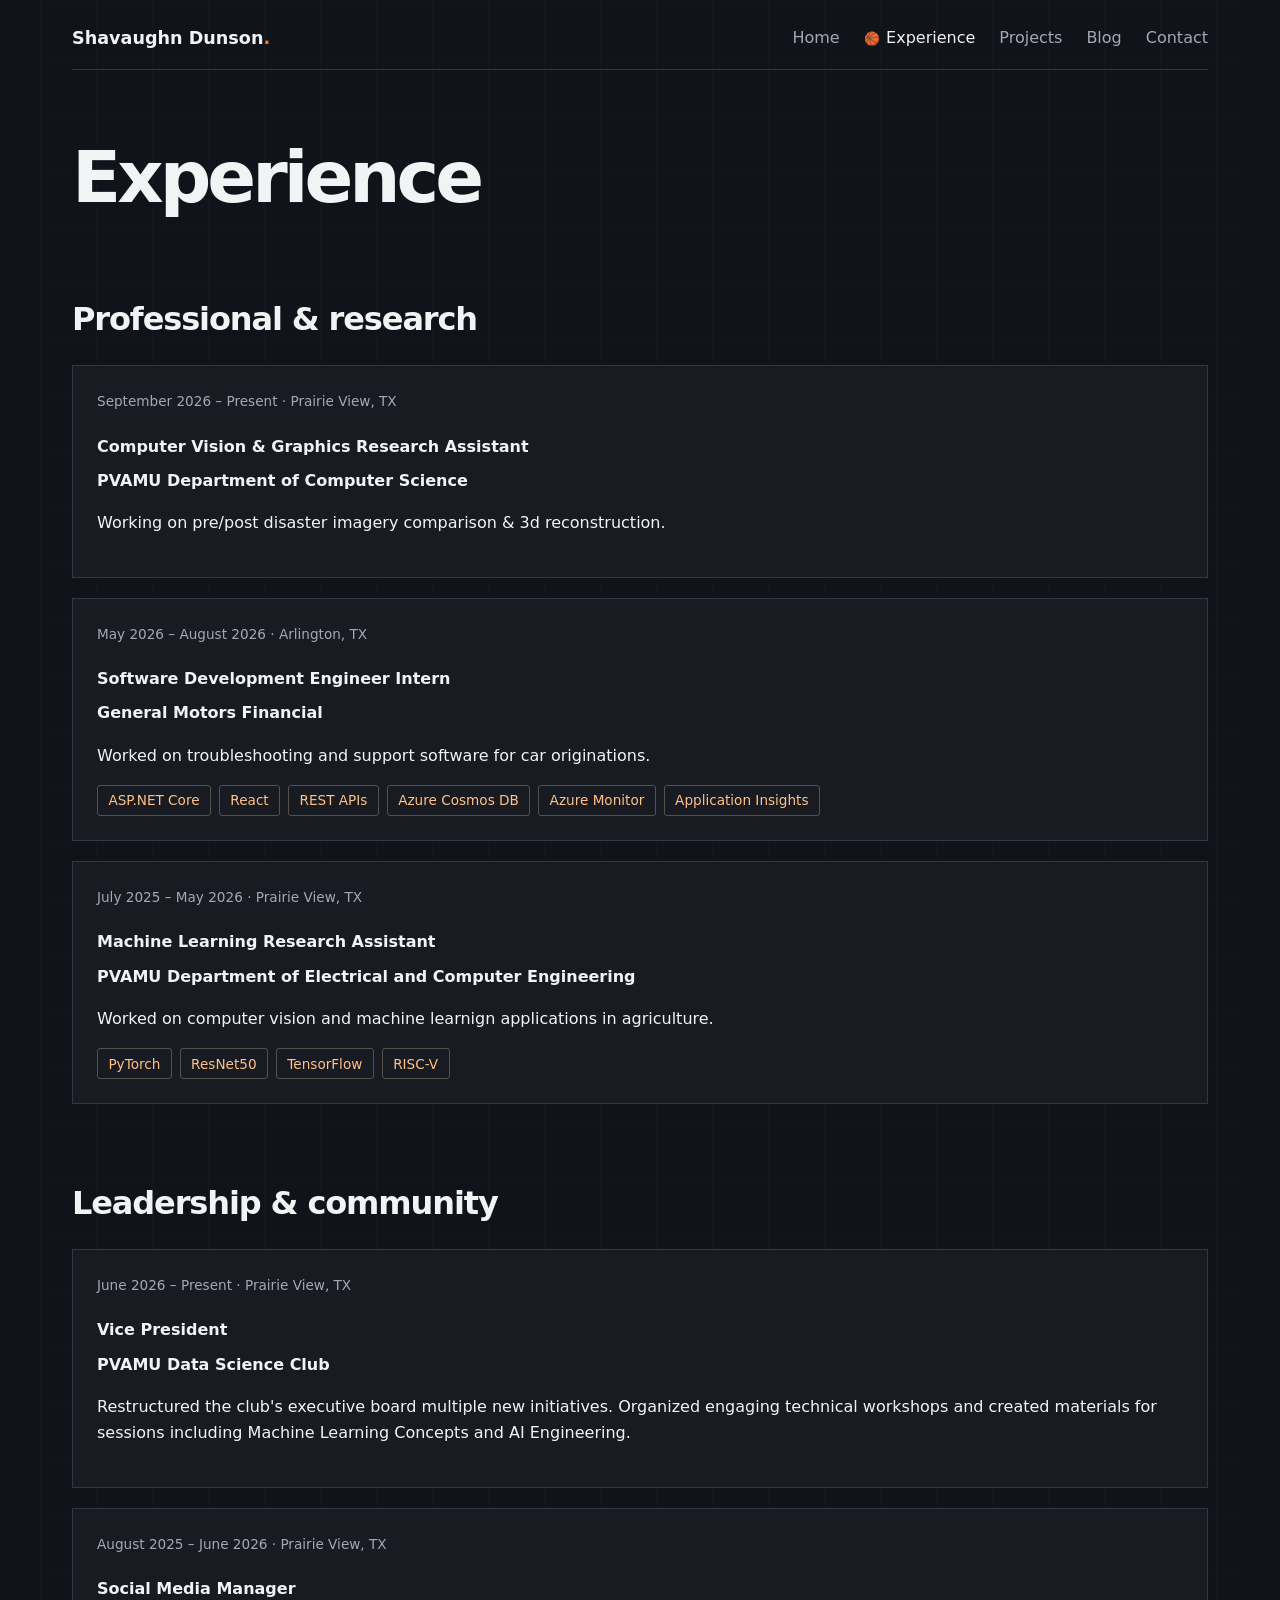
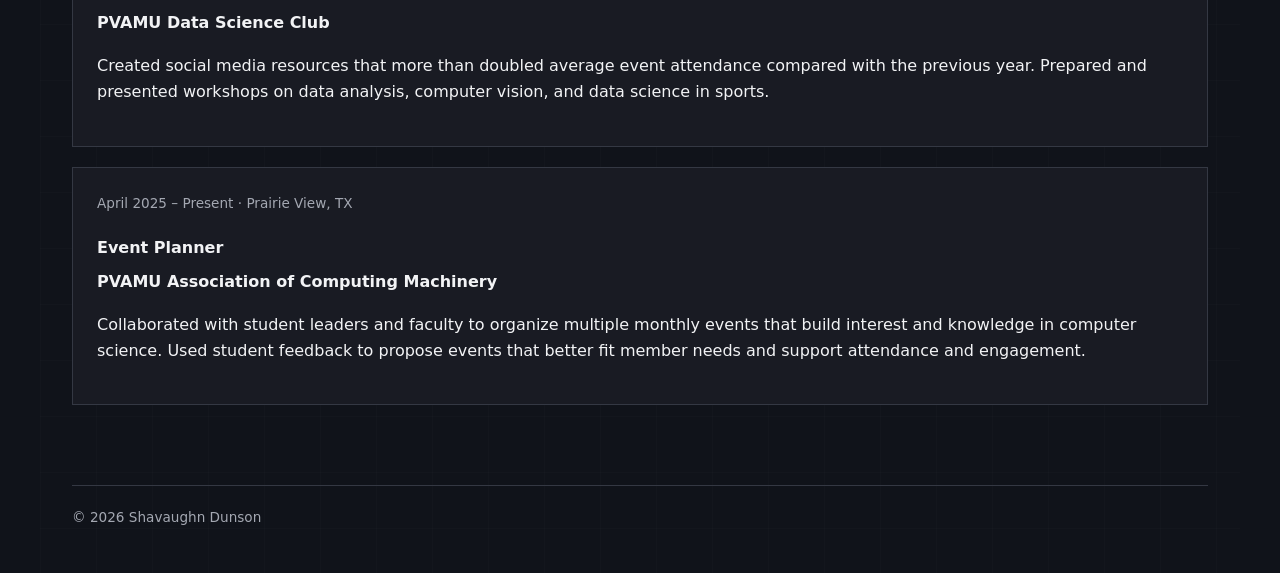
<file: experience.html>
<!DOCTYPE html>
<html lang="en">
<head>
	<meta charset="UTF-8">
	<meta name="viewport" content="width=device-width, initial-scale=1.0">
	<meta name="description" content="Work, research, and leadership experience from Shavaughn Dunson.">
	<title>Experience | Shavaughn Dunson</title>
	<link rel="stylesheet" href="styles.css">
</head>
<body>
	<header class="site-header">
		<a class="site-name" href="index.html">Shavaughn Dunson<span>.</span></a>
		<nav aria-label="Main navigation">
			<a href="index.html">Home</a>
			<a href="experience.html" aria-current="page">Experience</a>
			<a href="projects.html">Projects</a>
			<a href="blog.html">Blog</a>
			<a href="contact.html">Contact</a>
		</nav>
	</header>

	<main>
		<header class="page-heading">
			<h1>Experience</h1>

		</header>

		<section aria-labelledby="professional-heading">
			<h2 id="professional-heading">Professional &amp; research</h2>
			<article class="content-card">
					<p class="project-meta">September 2026 – Present · Prairie View, TX</p>
					<h3>Computer Vision &amp; Graphics Research Assistant</h3>
					<p><strong>PVAMU Department of Computer Science</strong></p>
					<p>Working on pre/post disaster imagery comparison & 3d reconstruction.</p>
			</article>

			<article class="content-card">
					<p class="project-meta">May 2026 – August 2026 · Arlington, TX</p>
					<h3>Software Development Engineer Intern</h3>
					<p><strong>General Motors Financial</strong></p>
					<p>Worked on troubleshooting and support software for car originations.</p>
					<ul class="tag-list" aria-label="Technologies used">
						<li>ASP.NET Core</li>
						<li>React</li>
						<li>REST APIs</li>
						<li>Azure Cosmos DB</li>
						<li>Azure Monitor</li>
						<li>Application Insights</li>
					</ul>
			</article>

			<article class="content-card">
					<p class="project-meta">July 2025 – May 2026 · Prairie View, TX</p>
					<h3>Machine Learning Research Assistant</h3>
					<p><strong>PVAMU Department of Electrical and Computer Engineering</strong></p>
					<p>Worked on computer vision and machine learnign applications in agriculture.</p>
					<ul class="tag-list" aria-label="Technologies used">
						<li>PyTorch</li>
						<li>ResNet50</li>
						<li>TensorFlow</li>
						<li>RISC-V</li>
					</ul>
			</article>
		</section>

		<section aria-labelledby="leadership-heading">
			<h2 id="leadership-heading">Leadership &amp; community</h2>
			<article class="content-card">
					<p class="project-meta">June 2026 – Present · Prairie View, TX</p>
					<h3>Vice President</h3>
					<p><strong>PVAMU Data Science Club</strong></p>
					<p>Restructured the club's executive board multiple new initiatives. Organized engaging technical workshops and created materials for sessions including Machine Learning Concepts and AI Engineering.</p>
			</article>

			<article class="content-card">
					<p class="project-meta">August 2025 – June 2026 · Prairie View, TX</p>
					<h3>Social Media Manager</h3>
					<p><strong>PVAMU Data Science Club</strong></p>
					<p>Created social media resources that more than doubled average event attendance compared with the previous year. Prepared and presented workshops on data analysis, computer vision, and data science in sports.</p>
			</article>

			<article class="content-card">
					<p class="project-meta">April 2025 – Present · Prairie View, TX</p>
					<h3>Event Planner</h3>
					<p><strong>PVAMU Association of Computing Machinery</strong></p>
					<p>Collaborated with student leaders and faculty to organize multiple monthly events that build interest and knowledge in computer science. Used student feedback to propose events that better fit member needs and support attendance and engagement.</p>
			</article>
		</section>
	</main>

	<footer>
		<p>&copy; 2026 Shavaughn Dunson</p>
	</footer>
</body>
</html>
</file>
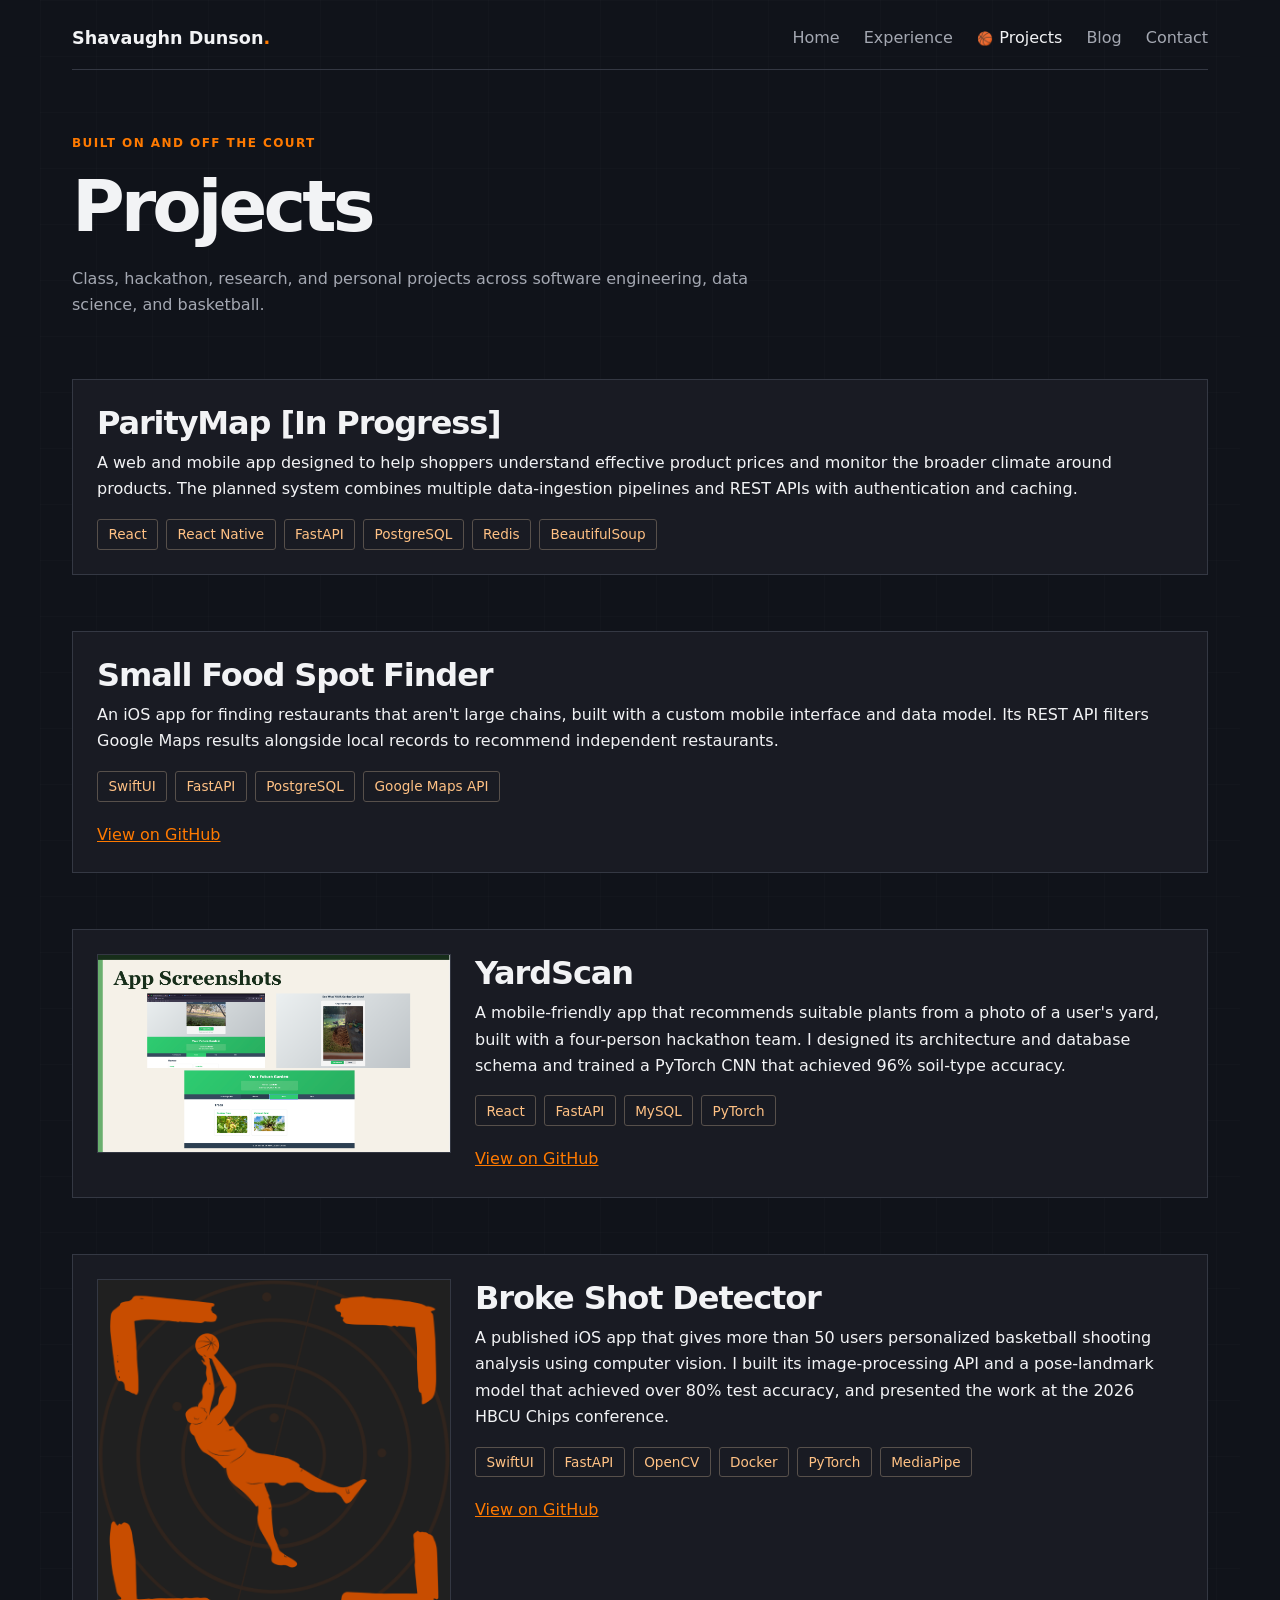
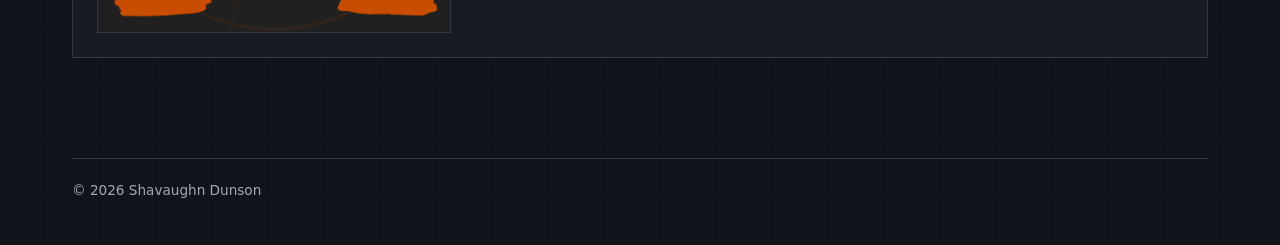
<file: projects.html>
<!DOCTYPE html>
<html lang="en">
<head>
	<meta charset="UTF-8">
	<meta name="viewport" content="width=device-width, initial-scale=1.0">
	<meta name="description" content="Projects built by Shavaughn Dunson.">
	<title>Projects | Shavaughn Dunson</title>
	<link rel="stylesheet" href="styles.css">
</head>
<body>
	<header class="site-header">
		<a class="site-name" href="index.html">Shavaughn Dunson<span>.</span></a>
		<nav aria-label="Main navigation">
			<a href="index.html">Home</a>
			<a href="experience.html">Experience</a>
			<a href="projects.html" aria-current="page">Projects</a>
			<a href="blog.html">Blog</a>
			<a href="contact.html">Contact</a>
		</nav>
	</header>

	<main>
		<header class="page-heading">
			<p class="eyebrow">Built on and off the court</p>
			<h1>Projects</h1>
			<p>Class, hackathon, research, and personal projects across software engineering, data science, and basketball.</p>
		</header>

		<div class="project-list">
			<article class="content-card project-card">
				<div>
					<h2>ParityMap [In Progress]</h2>
					<p>A web and mobile app designed to help shoppers understand effective product prices and monitor the broader climate around products. The planned system combines multiple data-ingestion pipelines and REST APIs with authentication and caching.</p>
					<ul class="tag-list" aria-label="Technologies used">
						<li>React</li>
						<li>React Native</li>
						<li>FastAPI</li>
						<li>PostgreSQL</li>
						<li>Redis</li>
						<li>BeautifulSoup</li>
					</ul>
				</div>
			</article>

			<article class="content-card project-card">
				<div>
					<h2>Small Food Spot Finder</h2>
					<p>An iOS app for finding restaurants that aren't large chains, built with a custom mobile interface and data model. Its REST API filters Google Maps results alongside local records to recommend independent restaurants.</p>
					<ul class="tag-list" aria-label="Technologies used">
						<li>SwiftUI</li>
						<li>FastAPI</li>
						<li>PostgreSQL</li>
						<li>Google Maps API</li>
					</ul>
					<p class="project-links"><a href="https://github.com/Stdunson/SmallFoodSpotFinder">View on GitHub</a></p>
				</div>
			</article>

			<article class="content-card project-card">
				<img class="project-image" src="images/yardscan.png" alt="YardScan app screenshots showing a yard photo analysis and plant recommendations">
				<div>
					<h2>YardScan</h2>
					<p>A mobile-friendly app that recommends suitable plants from a photo of a user's yard, built with a four-person hackathon team. I designed its architecture and database schema and trained a PyTorch CNN that achieved 96% soil-type accuracy.</p>
					<ul class="tag-list" aria-label="Technologies used">
						<li>React</li>
						<li>FastAPI</li>
						<li>MySQL</li>
						<li>PyTorch</li>
					</ul>
					<p class="project-links"><a href="https://github.com/Stdunson/DemFolksGarden">View on GitHub</a></p>
				</div>
			</article>

			<article class="content-card project-card">
				<img class="project-image" src="images/broke-shot-detector.png" alt="Illustration of a basketball player shooting toward a hoop">
				<div>
					<h2>Broke Shot Detector</h2>
					<p>A published iOS app that gives more than 50 users personalized basketball shooting analysis using computer vision. I built its image-processing API and a pose-landmark model that achieved over 80% test accuracy, and presented the work at the 2026 HBCU Chips conference.</p>
					<ul class="tag-list" aria-label="Technologies used">
						<li>SwiftUI</li>
						<li>FastAPI</li>
						<li>OpenCV</li>
						<li>Docker</li>
						<li>PyTorch</li>
						<li>MediaPipe</li>
					</ul>
					<p class="project-links"><a href="https://github.com/Stdunson/BrokeJumpShotDetectorApp">View on GitHub</a></p>
				</div>
			</article>

		</div>
	</main>

	<footer>
		<p>&copy; 2026 Shavaughn Dunson</p>
	</footer>
</body>
</html>
</file>
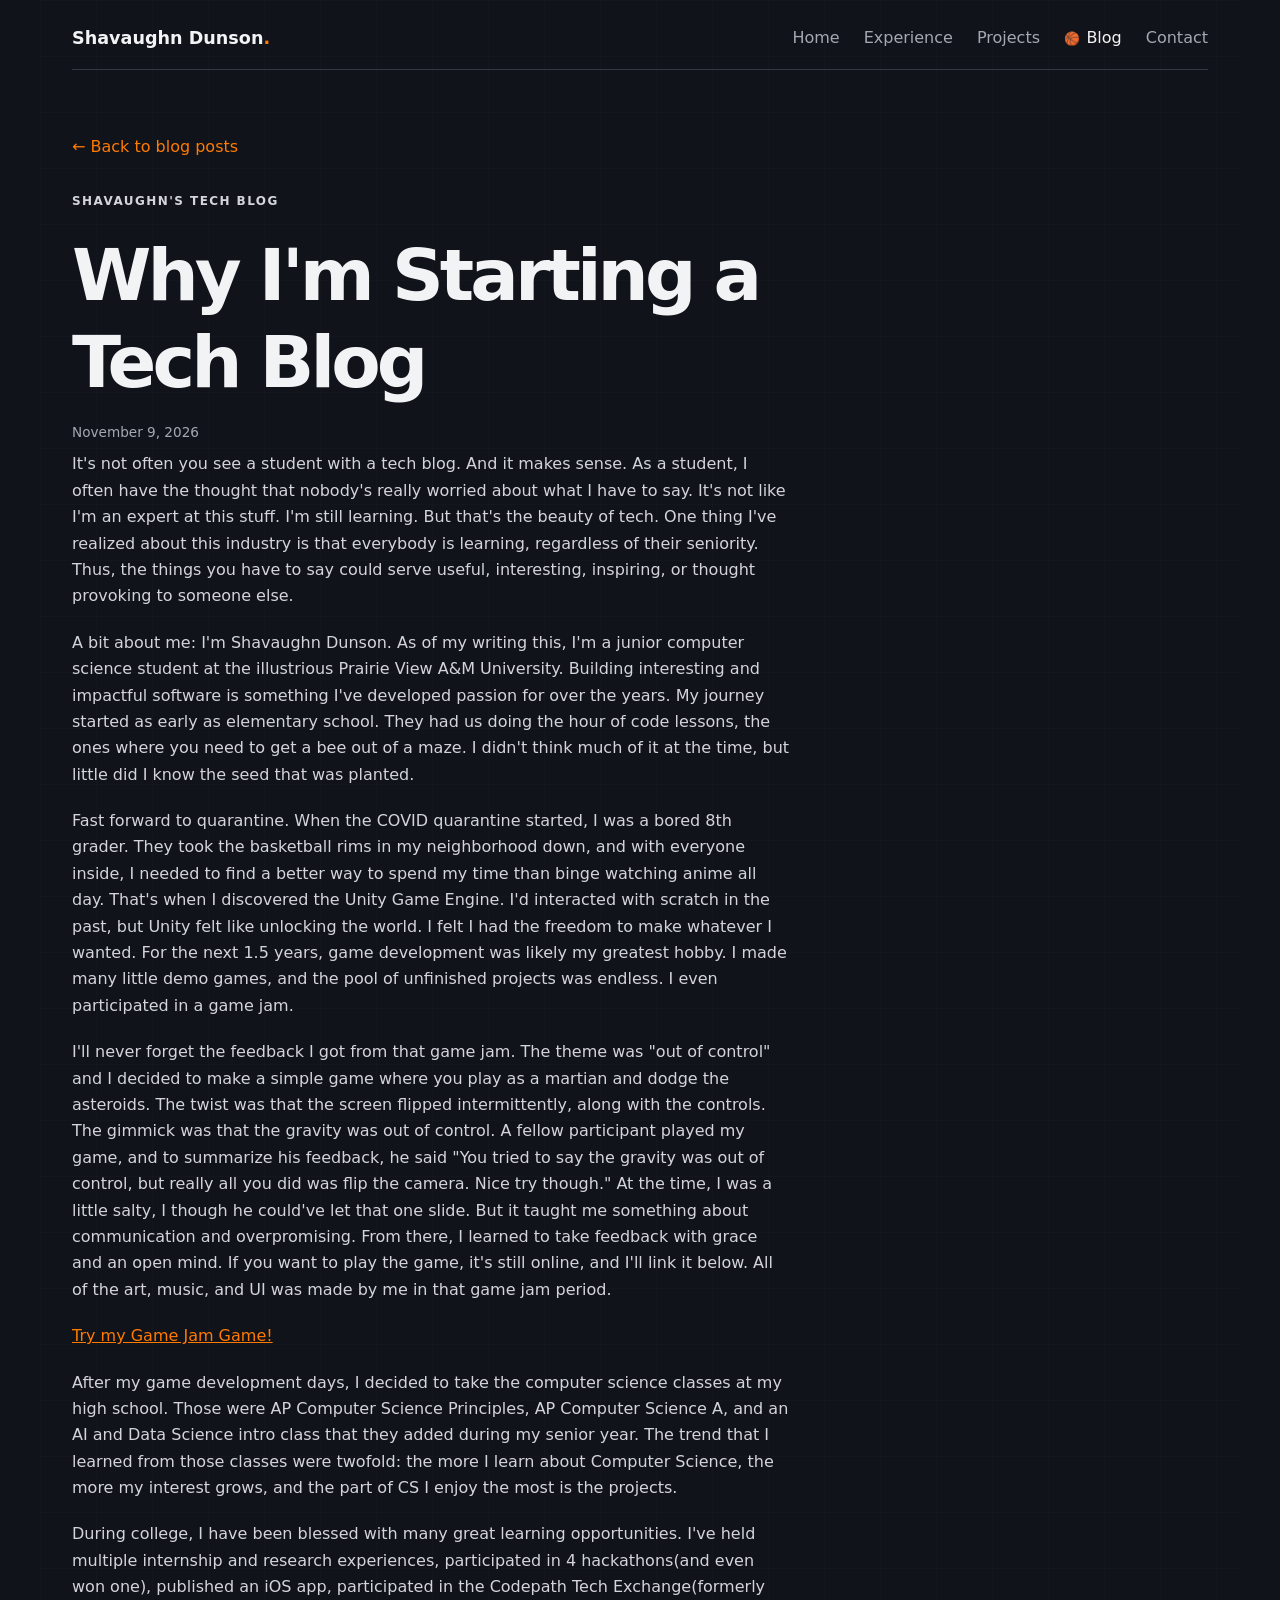
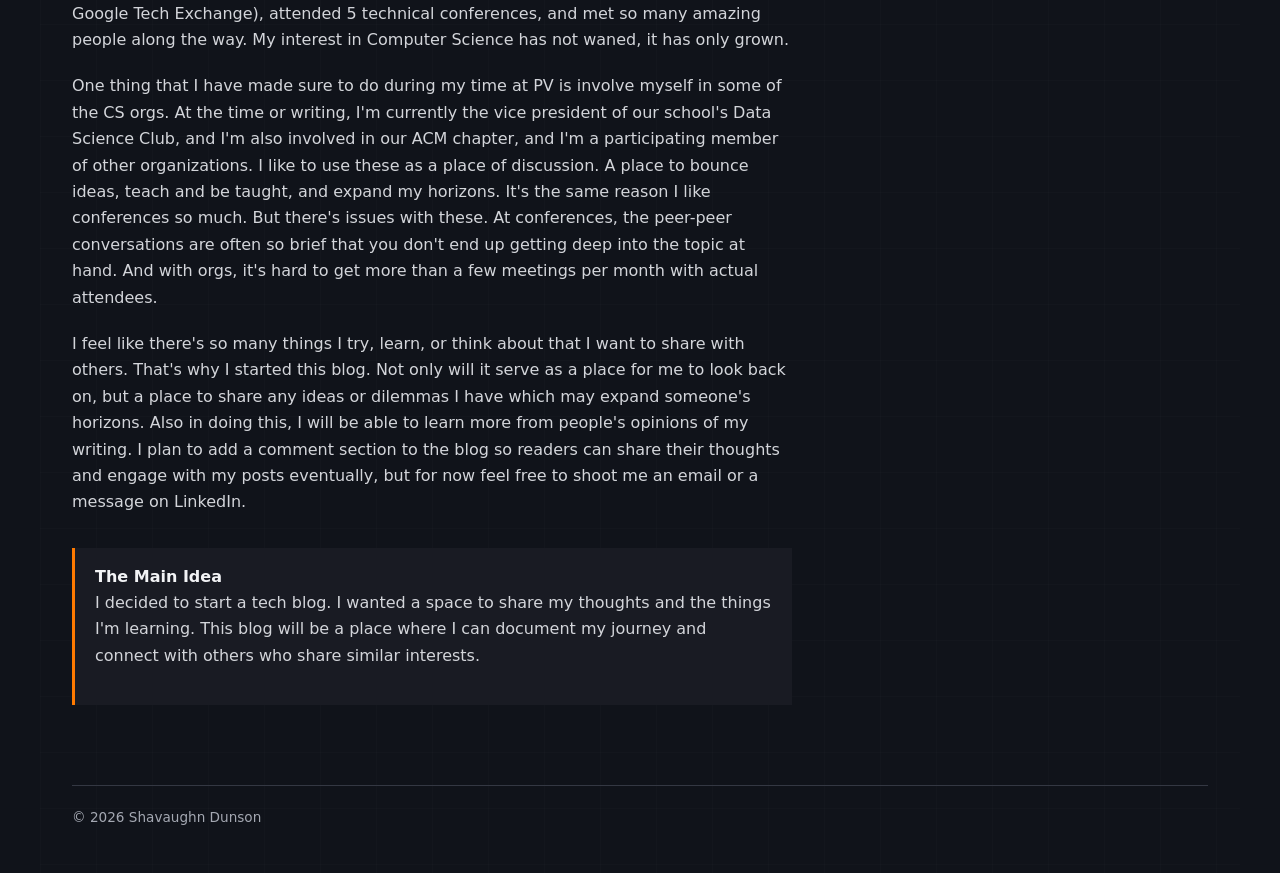
<file: blog/posts/start.html>
<!DOCTYPE html>
<html lang="en">
<head>
	<meta charset="UTF-8">
	<meta name="viewport" content="width=device-width, initial-scale=1.0">
	<meta name="description" content="An introduction to Shavaughn Dunson and why he is starting a tech blog.">
	<title>Why I'm Starting a Tech Blog | Shavaughn Dunson</title>
	<link rel="stylesheet" href="../../styles.css">
</head>
<body>
	<header class="site-header">
		<a class="site-name" href="../../index.html">Shavaughn Dunson<span>.</span></a>
		<nav aria-label="Main navigation">
			<a href="../../index.html">Home</a>
			<a href="../../experience.html">Experience</a>
			<a href="../../projects.html">Projects</a>
			<a href="../../blog.html" aria-current="page">Blog</a>
			<a href="../../contact.html">Contact</a>
		</nav>
	</header>

	<main class="article-body">
		<a class="back-link" href="../../blog.html">← Back to blog posts</a>
		<p class="eyebrow">Shavaughn's Tech Blog</p>
		<h1>Why I'm Starting a Tech Blog</h1>
		<time class="post-date" datetime="2026-11-09">November 9, 2026</time>
		<p>It's not often you see a student with a tech blog. And it makes sense. As a student, I often have the thought that nobody's really worried about what I have to say. It's not like I'm an expert at this stuff. I'm still learning. But that's the beauty of tech. One thing I've realized about this industry is that everybody is learning, regardless of their seniority. Thus, the things you have to say could serve useful, interesting, inspiring, or thought provoking to someone else.</p>
		<p>A bit about me: I'm Shavaughn Dunson. As of my writing this, I'm a junior computer science student at the illustrious Prairie View A&M University. Building interesting and impactful software is something I've developed passion for over the years. My journey started as early as elementary school. They had us doing the hour of code lessons, the ones where you need to get a bee out of a maze. I didn't think much of it at the time, but little did I know the seed that was planted.</p>
		<p>Fast forward to quarantine. When the COVID quarantine started, I was a bored 8th grader. They took the basketball rims in my neighborhood down, and with everyone inside, I needed to find a better way to spend my time than binge watching anime all day. That's when I discovered the Unity Game Engine. I'd interacted with scratch in the past, but Unity felt like unlocking the world. I felt I had the freedom to make whatever I wanted. For the next 1.5 years, game development was likely my greatest hobby. I made many little demo games, and the pool of unfinished projects was endless. I even participated in a game jam.</p>
		<p>I'll never forget the feedback I got from that game jam. The theme was "out of control" and I decided to make a simple game where you play as a martian and dodge the asteroids. The twist was that the screen flipped intermittently, along with the controls. The gimmick was that the gravity was out of control. A fellow participant played my game, and to summarize his feedback, he said "You tried to say the gravity was out of control, but really all you did was flip the camera. Nice try though." At the time, I was a little salty, I though he could've let that one slide. But it taught me something about communication and overpromising. From there, I learned to take feedback with grace and an open mind. If you want to play the game, it's still online, and I'll link it below. All of the art, music, and UI was made by me in that game jam period.</p>
		<p><a href="https://stdunson.itch.io/martian-flip-gmtk-2020-game-jam">Try my Game Jam Game!</a></p>
		<p>After my game development days, I decided to take the computer science classes at my high school. Those were AP Computer Science Principles, AP Computer Science A, and an AI and Data Science intro class that they added during my senior year. The trend that I learned from those classes were twofold: the more I learn about Computer Science, the more my interest grows, and the part of CS I enjoy the most is the projects.</p>
		<p>During college, I have been blessed with many great learning opportunities. I've held multiple internship and research experiences, participated in 4 hackathons(and even won one), published an iOS app, participated in the Codepath Tech Exchange(formerly Google Tech Exchange), attended 5 technical conferences, and met so many amazing people along the way. My interest in Computer Science has not waned, it has only grown.</p>
		<p>One thing that I have made sure to do during my time at PV is involve myself in some of the CS orgs. At the time or writing, I'm currently the vice president of our school's Data Science Club, and I'm also involved in our ACM chapter, and I'm a participating member of other organizations. I like to use these as a place of discussion. A place to bounce ideas, teach and be taught, and expand my horizons. It's the same reason I like conferences so much. But there's issues with these. At conferences, the peer-peer conversations are often so brief that you don't end up getting deep into the topic at hand. And with orgs, it's hard to get more than a few meetings per month with actual attendees.</p>
		<p>I feel like there's so many things I try, learn, or think about that I want to share with others. That's why I started this blog. Not only will it serve as a place for me to look back on, but a place to share any ideas or dilemmas I have which may expand someone's horizons. Also in doing this, I will be able to learn more from people's opinions of my writing. I plan to add a comment section to the blog so readers can share their thoughts and engage with my posts eventually, but for now feel free to shoot me an email or a message on LinkedIn.</p>
		<aside class="court-principle">
			<strong>The Main Idea</strong>
			<p>I decided to start a tech blog. I wanted a space to share my thoughts and the things I'm learning. This blog will be a place where I can document my journey and connect with others who share similar interests.</p>
		</aside>
	</main>

	<footer>
		<p>&copy; 2026 Shavaughn Dunson</p>
	</footer>
</body>
</html>
</file>
<file: styles.css>
:root {
	color-scheme: dark;
	font: 16px/1.65 "Space Grotesk", Inter, system-ui, sans-serif;
	background: #10131a;
	color: #f2f3f5;
	--background: #10131a;
	--panel: #191b23;
	--panel-raised: #20232d;
	--text: #f2f3f5;
	--muted: #a4a8b2;
	--line: #343843;
	--accent: #ff7a00;
}

* {
	box-sizing: border-box;
}

body {
	max-width: 1200px;
	margin: 0 auto;
	padding: 1.5rem 2rem;
	background-image:
		linear-gradient(rgba(255, 255, 255, .012) 1px, transparent 1px),
		linear-gradient(90deg, rgba(255, 255, 255, .012) 1px, transparent 1px);
	background-size: 56px 56px;
}

a {
	color: var(--accent);
}

a:hover {
	color: #ffb268;
}

.site-header {
	display: flex;
	flex-wrap: wrap;
	align-items: center;
	justify-content: space-between;
	gap: 1rem;
	margin-bottom: 4rem;
	padding-bottom: 1rem;
	border-bottom: 1px solid var(--line);
}

.site-name {
	color: var(--text);
	font-size: 1.1rem;
	font-weight: 700;
	text-decoration: none;
}

.site-name span {
	color: var(--accent);
}

nav {
	display: flex;
	flex-wrap: wrap;
	gap: .5rem 1.5rem;
}

nav a {
	color: var(--muted);
	text-decoration: none;
}

nav a:hover,
nav a[aria-current="page"] {
	color: var(--text);
}

nav a[aria-current="page"]::before {
	content: "🏀";
	display: inline-block;
	margin-right: .4rem;
	font-size: .8em;
}

h1,
h2,
h3,
p {
	margin-top: 0;
}

h1,
h2,
h3 {
	line-height: 1.2;
}

h1 {
	margin-bottom: 1rem;
	font-size: clamp(2.4rem, 6vw, 4.5rem);
	letter-spacing: -.055em;
}

h2 {
	font-size: clamp(1.5rem, 3vw, 2rem);
	letter-spacing: -.035em;
}

main > section {
	margin-top: 5rem;
}

.home-intro {
	display: grid;
	grid-template-columns: minmax(0, 1.6fr) minmax(220px, .7fr);
	gap: 3rem;
	align-items: end;
}

.intro-copy > p:not(.eyebrow) {
	max-width: 650px;
	color: var(--muted);
	font-size: 1.1rem;
}

.eyebrow {
	margin-bottom: .6rem;
	color: var(--accent);
	font-size: .75rem;
	font-weight: 700;
	letter-spacing: .12em;
	text-transform: uppercase;
}

.education-card,
.playbook,
.content-card,
.post-link,
.home-columns article {
	border: 1px solid var(--line);
	background: var(--panel);
}

.education-card {
	padding: 1.5rem;
	border-top: 2px solid var(--accent);
}

.intro-aside {
	display: grid;
	gap: 1rem;
}

.headshot {
	display: block;
	width: 100%;
	aspect-ratio: 1;
	max-width: 340px;
	border: 1px solid var(--line);
	object-fit: cover;
}

.education-card h2 {
	margin-bottom: .5rem;
	font-size: 1.3rem;
}

.education-card p:last-child {
	margin-bottom: 0;
	color: var(--muted);
}

.text-link {
	display: inline-block;
	margin-top: .5rem;
	font-weight: 700;
	text-decoration: none;
}

.text-link span {
	margin-left: .35rem;
}

.section-heading {
	display: flex;
	flex-wrap: wrap;
	align-items: end;
	justify-content: space-between;
	gap: .5rem 2rem;
	margin-bottom: 1.25rem;
}

.section-heading h2 {
	margin-bottom: 0;
}

.section-heading > p {
	max-width: 330px;
	margin-bottom: .25rem;
	color: var(--muted);
}

.court-layout {
	display: grid;
	grid-template-columns: minmax(0, 1fr) 230px;
	gap: 1rem;
	align-items: stretch;
}

.court-frame {
	min-width: 0;
	padding: .75rem;
	overflow: hidden;
	border: 1px solid var(--line);
	background: #131720;
}

.court {
	display: block;
	width: 100%;
	height: auto;
}

.court-boundary,
.court-line {
	fill: none;
	stroke: #555b66;
	stroke-width: 2;
}

.court-hoop {
	fill: none;
	stroke: var(--accent);
	stroke-width: 2.5;
}

.court-position {
	cursor: pointer;
	outline: none;
	text-decoration: none;
}

.position-ring {
	fill: #1d222c;
	stroke: var(--accent);
	stroke-width: 2;
	transition: fill .15s ease, stroke-width .15s ease;
}

.court-position > text {
	fill: var(--text);
	font-family: inherit;
	font-size: 24px;
	font-weight: 700;
	text-anchor: middle;
}

.court-position .position-label {
	fill: var(--muted);
	font-size: 13px;
	font-weight: 700;
	letter-spacing: .5px;
}

.court-position:hover .position-ring,
.court-position:focus .position-ring,
.court-position.is-active .position-ring {
	fill: var(--accent);
	stroke-width: 4;
}

.court-position:hover > text:not(.position-label),
.court-position:focus > text:not(.position-label),
.court-position.is-active > text:not(.position-label) {
	fill: #10131a;
}

.court-position:focus .position-label,
.court-position:hover .position-label {
	fill: var(--text);
}

.court-ball {
	pointer-events: none;
	transition: transform .25s ease;
}

.court-ball circle {
	fill: var(--accent);
	stroke: #10131a;
	stroke-width: 1.5;
}

.court-ball path {
	fill: none;
	stroke: #10131a;
	stroke-width: 1.4;
}

.playbook {
	align-self: stretch;
	padding: 1.25rem;
}

.playbook .eyebrow {
	margin-bottom: 2rem;
}

.readout-label {
	margin-bottom: .1rem;
	color: var(--muted);
	font-size: .8rem;
}

.readout-value {
	margin-bottom: 1.25rem;
	font-weight: 700;
}

.playbook-hint {
	margin: 2rem 0 0;
	color: var(--muted);
	font-size: .8rem;
}

.home-columns {
	display: grid;
	grid-template-columns: repeat(2, minmax(0, 1fr));
	gap: 1rem;
}

.home-columns article {
	padding: 1.5rem;
}

.home-columns article > p:last-child {
	margin-bottom: 0;
	color: var(--muted);
}

.page-heading {
	max-width: 720px;
	margin-bottom: 2.5rem;
}

.page-heading > p:last-child {
	color: var(--muted);
}

.content-card {
	margin: 1.25rem 0;
	padding: 1.5rem;
}

.content-card h2 {
	margin-bottom: .5rem;
}

.content-card h3 {
	margin: 1.5rem 0 .75rem;
	font-size: 1rem;
}

.muted {
	color: var(--muted);
}

.tag-list {
	display: flex;
	flex-wrap: wrap;
	gap: .5rem;
	margin: 0;
	padding: 0;
	list-style: none;
}

.tag-list li {
	padding: .2rem .65rem;
	border: 1px solid #57504b;
	border-radius: 3px;
	color: #ffc184;
	font-size: .85rem;
}

.project-list,
.post-list {
	display: grid;
	gap: 1rem;
}

.project-card:has(.project-image) {
	display: grid;
	grid-template-columns: minmax(180px, .75fr) minmax(0, 1.5fr);
	gap: 1.5rem;
	align-items: start;
}

.project-image {
	display: block;
	width: 100%;
	height: auto;
	border: 1px solid var(--line);
	object-fit: cover;
}

.media-placeholder {
	display: grid;
	min-height: 170px;
	place-items: center;
	border: 1px dashed #555b66;
	background:
		linear-gradient(transparent 49.5%, #343843 49.5%, #343843 50.5%, transparent 50.5%),
		linear-gradient(90deg, transparent 49.5%, #343843 49.5%, #343843 50.5%, transparent 50.5%),
		#151922;
	color: var(--muted);
	text-align: center;
}

.project-meta {
	margin-bottom: .75rem;
	color: var(--muted);
	font-size: .85rem;
}

.project-links {
	display: flex;
	flex-wrap: wrap;
	gap: 1rem;
	margin: 1.25rem 0 0;
}

.post-link {
	display: block;
	padding: 1.5rem;
	color: var(--text);
	text-decoration: none;
	transition: border-color .15s ease, transform .15s ease;
}

.post-link:hover {
	transform: translateX(4px);
	border-color: var(--accent);
	color: var(--text);
}

.post-link h2 {
	margin-bottom: .5rem;
	font-size: 1.3rem;
}

.post-date {
	display: block;
	margin-bottom: .5rem;
	color: var(--muted);
	font-size: .85rem;
}

.post-link p {
	margin-bottom: 0;
	color: var(--muted);
}

.back-link {
	display: inline-block;
	margin-bottom: 2rem;
	text-decoration: none;
}

.article-body {
	max-width: 720px;
}

.article-body p {
	margin-bottom: 1.25rem;
	color: #d3d5da;
}

.article-image-wrap {
	margin: 1.5rem 0 2rem;
}

.article-image {
	display: block;
	width: 100%;
	max-height: 420px;
	object-fit: cover;
	border: 1px solid var(--line);
	border-radius: 12px;
}

.article-image-wrap figcaption {
	margin-top: .6rem;
	color: #a8adb8;
	font-size: .9rem;
	line-height: 1.5;
}

.article-body pre {
	overflow-x: auto;
	padding: 1.25rem;
	border: 1px solid var(--line);
	background: #0b0e15;
	color: #ffc184;
}

.court-principle {
	margin: 2rem 0;
	padding: 1rem 1.25rem;
	border-left: 3px solid var(--accent);
	background: var(--panel);
}

.detail-list {
	display: grid;
	grid-template-columns: repeat(2, minmax(0, 1fr));
	gap: .75rem;
	margin: 0;
	padding: 0;
	list-style: none;
}

.detail-list li {
	padding: .85rem 1rem;
	border: 1px solid var(--line);
	background: var(--panel-raised);
}

.detail-list strong {
	display: block;
	color: var(--muted);
	font-size: .8rem;
	font-weight: 400;
}

footer {
	margin-top: 5rem;
	padding: 1.25rem 0;
	border-top: 1px solid var(--line);
	color: var(--muted);
	font-size: .85rem;
}

footer p {
	margin: 0;
}

@media (max-width: 760px) {
	body {
		padding: 1.25rem;
	}

	.site-header {
		margin-bottom: 3rem;
	}

	.home-intro {
		grid-template-columns: 1fr;
		gap: 2rem;
	}

	.education-card {
		max-width: 440px;
	}

	.headshot {
		max-width: 440px;
	}

	.court-layout {
		grid-template-columns: 1fr;
	}

	.playbook {
		display: grid;
		grid-template-columns: repeat(2, minmax(0, 1fr));
		gap: .15rem 1rem;
	}

	.playbook .eyebrow,
	.playbook-hint {
		grid-column: 1 / -1;
	}

	.playbook .eyebrow {
		margin-bottom: .75rem;
	}

	.playbook-hint {
		margin-top: .5rem;
	}
}

@media (max-width: 540px) {
	body {
		padding: 1rem;
	}

	.site-header {
		align-items: flex-start;
		flex-direction: column;
		gap: .75rem;
	}

	nav {
		gap: .5rem 1rem;
	}

	main > section {
		margin-top: 3.5rem;
	}

	.home-columns,
	.detail-list,
	.project-card:has(.project-image) {
		grid-template-columns: 1fr;
	}

	.project-card:has(.project-image) .project-image {
		max-height: 320px;
		object-fit: contain;
	}

	.court-frame {
		padding: .35rem;
	}

	.court-position .position-label {
		font-size: 17px;
	}
}

@media (prefers-reduced-motion: reduce) {
	*,
	*::before,
	*::after {
		scroll-behavior: auto !important;
		transition-duration: .01ms !important;
	}
}
</file>
